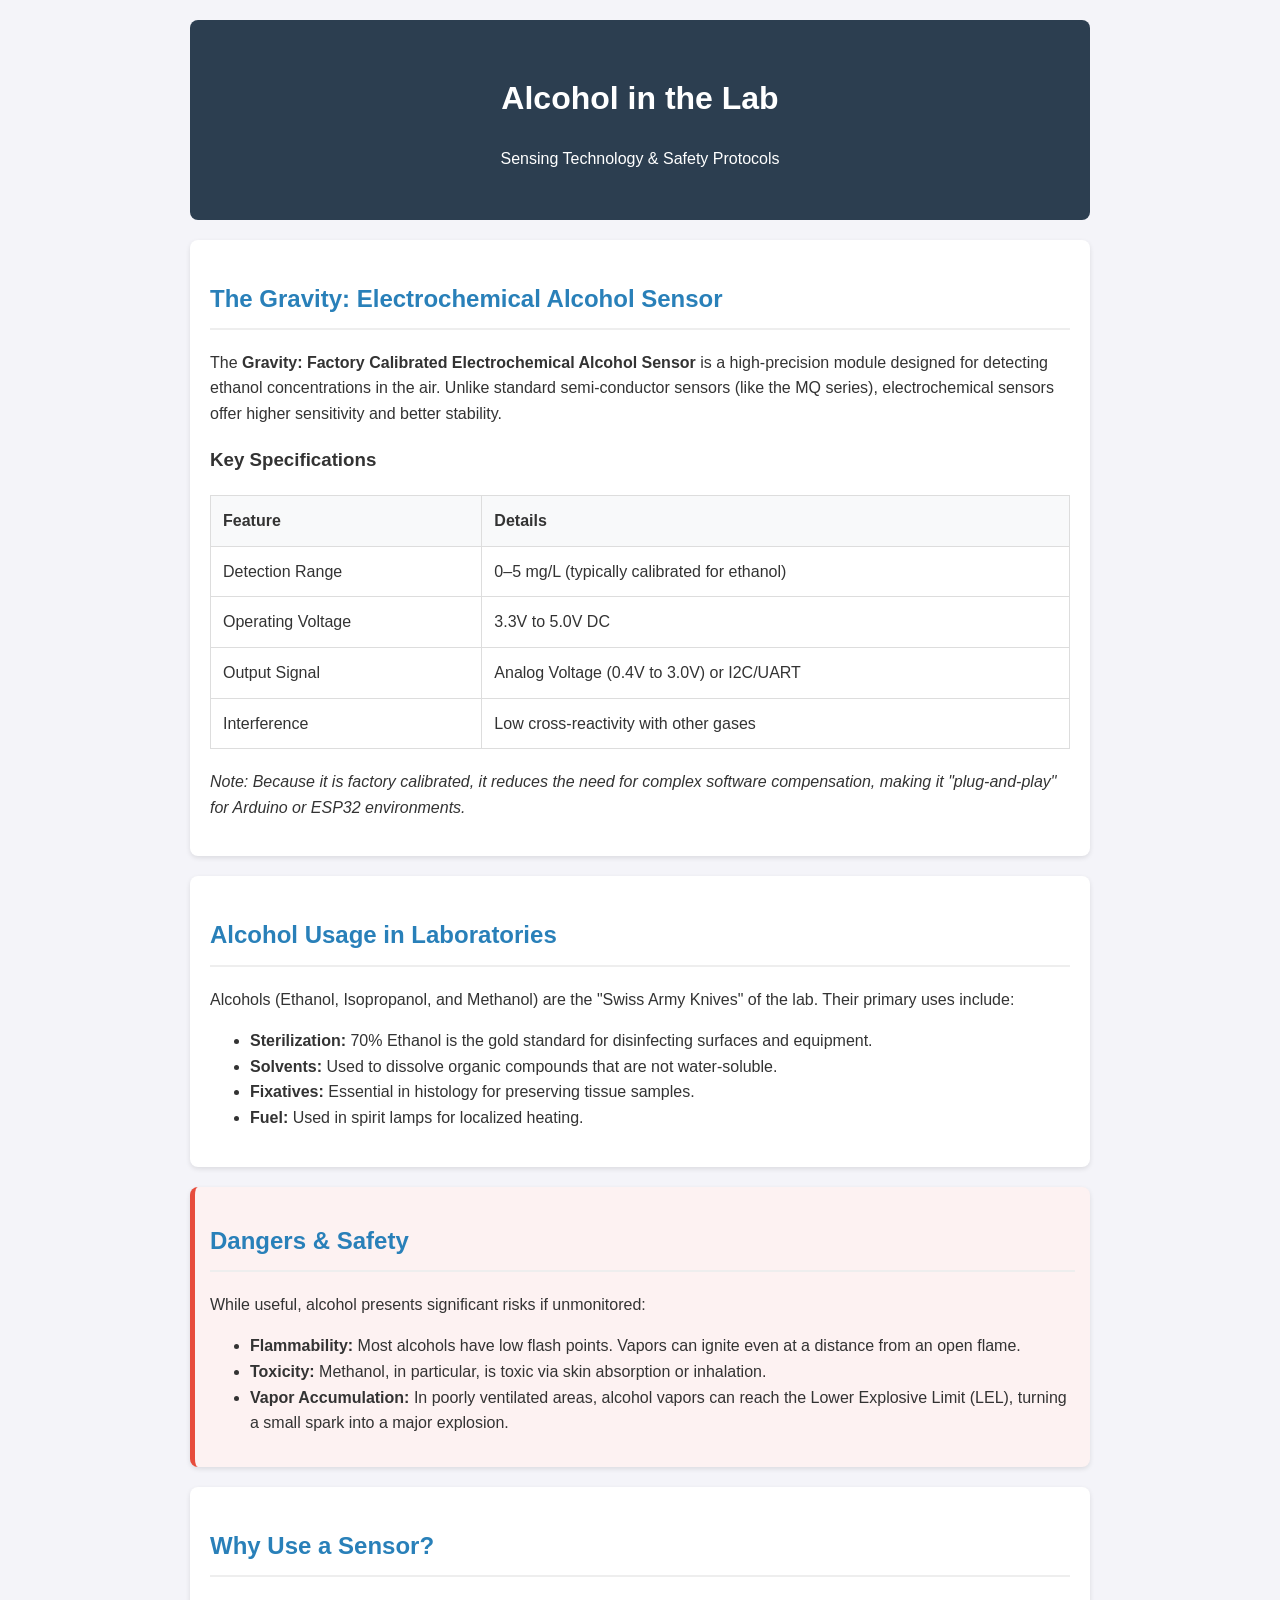
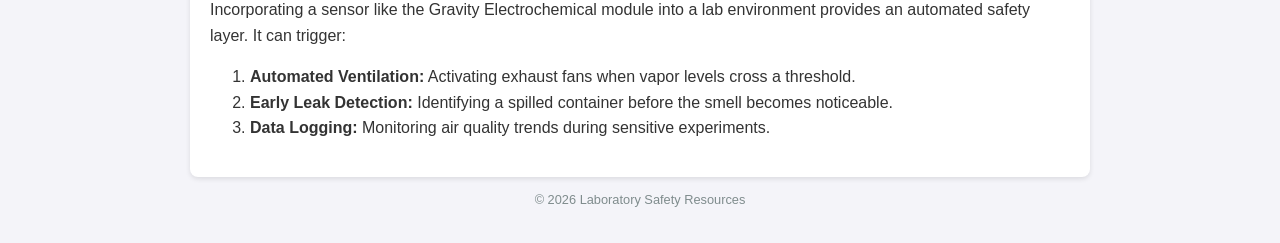
<file: ai-driven-ancillary-lab-assistant/lab_web_dashboard/experiments/gemini_alcohol_concentration.html>
<!DOCTYPE html>
<html lang="en">
<head>
    <meta charset="UTF-8">
    <meta name="viewport" content="width=device-width, initial-scale=1.0">
    <title>Lab Safety: Alcohol & Electrochemical Sensing</title>
    <style>
        body { font-family: 'Segoe UI', Tahoma, Geneva, Verdana, sans-serif; line-height: 1.6; color: #333; max-width: 900px; margin: auto; padding: 20px; background-color: #f4f4f9; }
        header { background: #2c3e50; color: white; padding: 2rem; text-align: center; border-radius: 8px; }
        section { background: white; padding: 20px; margin-top: 20px; border-radius: 8px; box-shadow: 0 2px 5px rgba(0,0,0,0.1); }
        h2 { color: #2980b9; border-bottom: 2px solid #eee; padding-bottom: 10px; }
        .spec-table { width: 100%; border-collapse: collapse; margin: 20px 0; }
        .spec-table th, .spec-table td { border: 1px solid #ddd; padding: 12px; text-align: left; }
        .spec-table th { background-color: #f8f9fa; }
        .warning { border-left: 5px solid #e74c3c; background-color: #fdf2f2; padding: 15px; }
        code { background: #eee; padding: 2px 5px; border-radius: 4px; }
    </style>
</head>
<body>

<header>
    <h1>Alcohol in the Lab</h1>
    <p>Sensing Technology & Safety Protocols</p>
</header>

<section>
    <h2>The Gravity: Electrochemical Alcohol Sensor</h2>
    <p>The <strong>Gravity: Factory Calibrated Electrochemical Alcohol Sensor</strong> is a high-precision module designed for detecting ethanol concentrations in the air. Unlike standard semi-conductor sensors (like the MQ series), electrochemical sensors offer higher sensitivity and better stability.</p>
    
    

    <h3>Key Specifications</h3>
    <table class="spec-table">
        <tr>
            <th>Feature</th>
            <th>Details</th>
        </tr>
        <tr>
            <td>Detection Range</td>
            <td>0–5 mg/L (typically calibrated for ethanol)</td>
        </tr>
        <tr>
            <td>Operating Voltage</td>
            <td>3.3V to 5.0V DC</td>
        </tr>
        <tr>
            <td>Output Signal</td>
            <td>Analog Voltage (0.4V to 3.0V) or I2C/UART</td>
        </tr>
        <tr>
            <td>Interference</td>
            <td>Low cross-reactivity with other gases</td>
        </tr>
    </table>
    <p><em>Note: Because it is factory calibrated, it reduces the need for complex software compensation, making it "plug-and-play" for Arduino or ESP32 environments.</em></p>
</section>

<section>
    <h2>Alcohol Usage in Laboratories</h2>
    <p>Alcohols (Ethanol, Isopropanol, and Methanol) are the "Swiss Army Knives" of the lab. Their primary uses include:</p>
    <ul>
        <li><strong>Sterilization:</strong> 70% Ethanol is the gold standard for disinfecting surfaces and equipment.</li>
        <li><strong>Solvents:</strong> Used to dissolve organic compounds that are not water-soluble.</li>
        <li><strong>Fixatives:</strong> Essential in histology for preserving tissue samples.</li>
        <li><strong>Fuel:</strong> Used in spirit lamps for localized heating.</li>
    </ul>
</section>

<section class="warning">
    <h2>Dangers & Safety</h2>
    <p>While useful, alcohol presents significant risks if unmonitored:</p>
    <ul>
        <li><strong>Flammability:</strong> Most alcohols have low flash points. Vapors can ignite even at a distance from an open flame.</li>
        <li><strong>Toxicity:</strong> Methanol, in particular, is toxic via skin absorption or inhalation.</li>
        <li><strong>Vapor Accumulation:</strong> In poorly ventilated areas, alcohol vapors can reach the Lower Explosive Limit (LEL), turning a small spark into a major explosion.</li>
    </ul>
</section>

<section>
    <h2>Why Use a Sensor?</h2>
    <p>Incorporating a sensor like the Gravity Electrochemical module into a lab environment provides an automated safety layer. It can trigger:</p>
    <ol>
        <li><strong>Automated Ventilation:</strong> Activating exhaust fans when vapor levels cross a threshold.</li>
        <li><strong>Early Leak Detection:</strong> Identifying a spilled container before the smell becomes noticeable.</li>
        <li><strong>Data Logging:</strong> Monitoring air quality trends during sensitive experiments.</li>
    </ol>
</section>

<footer>
    <p style="text-align: center; font-size: 0.8rem; color: #7f8c8d;">&copy; 2026 Laboratory Safety Resources</p>
</footer>

</body>
</html>
</file>
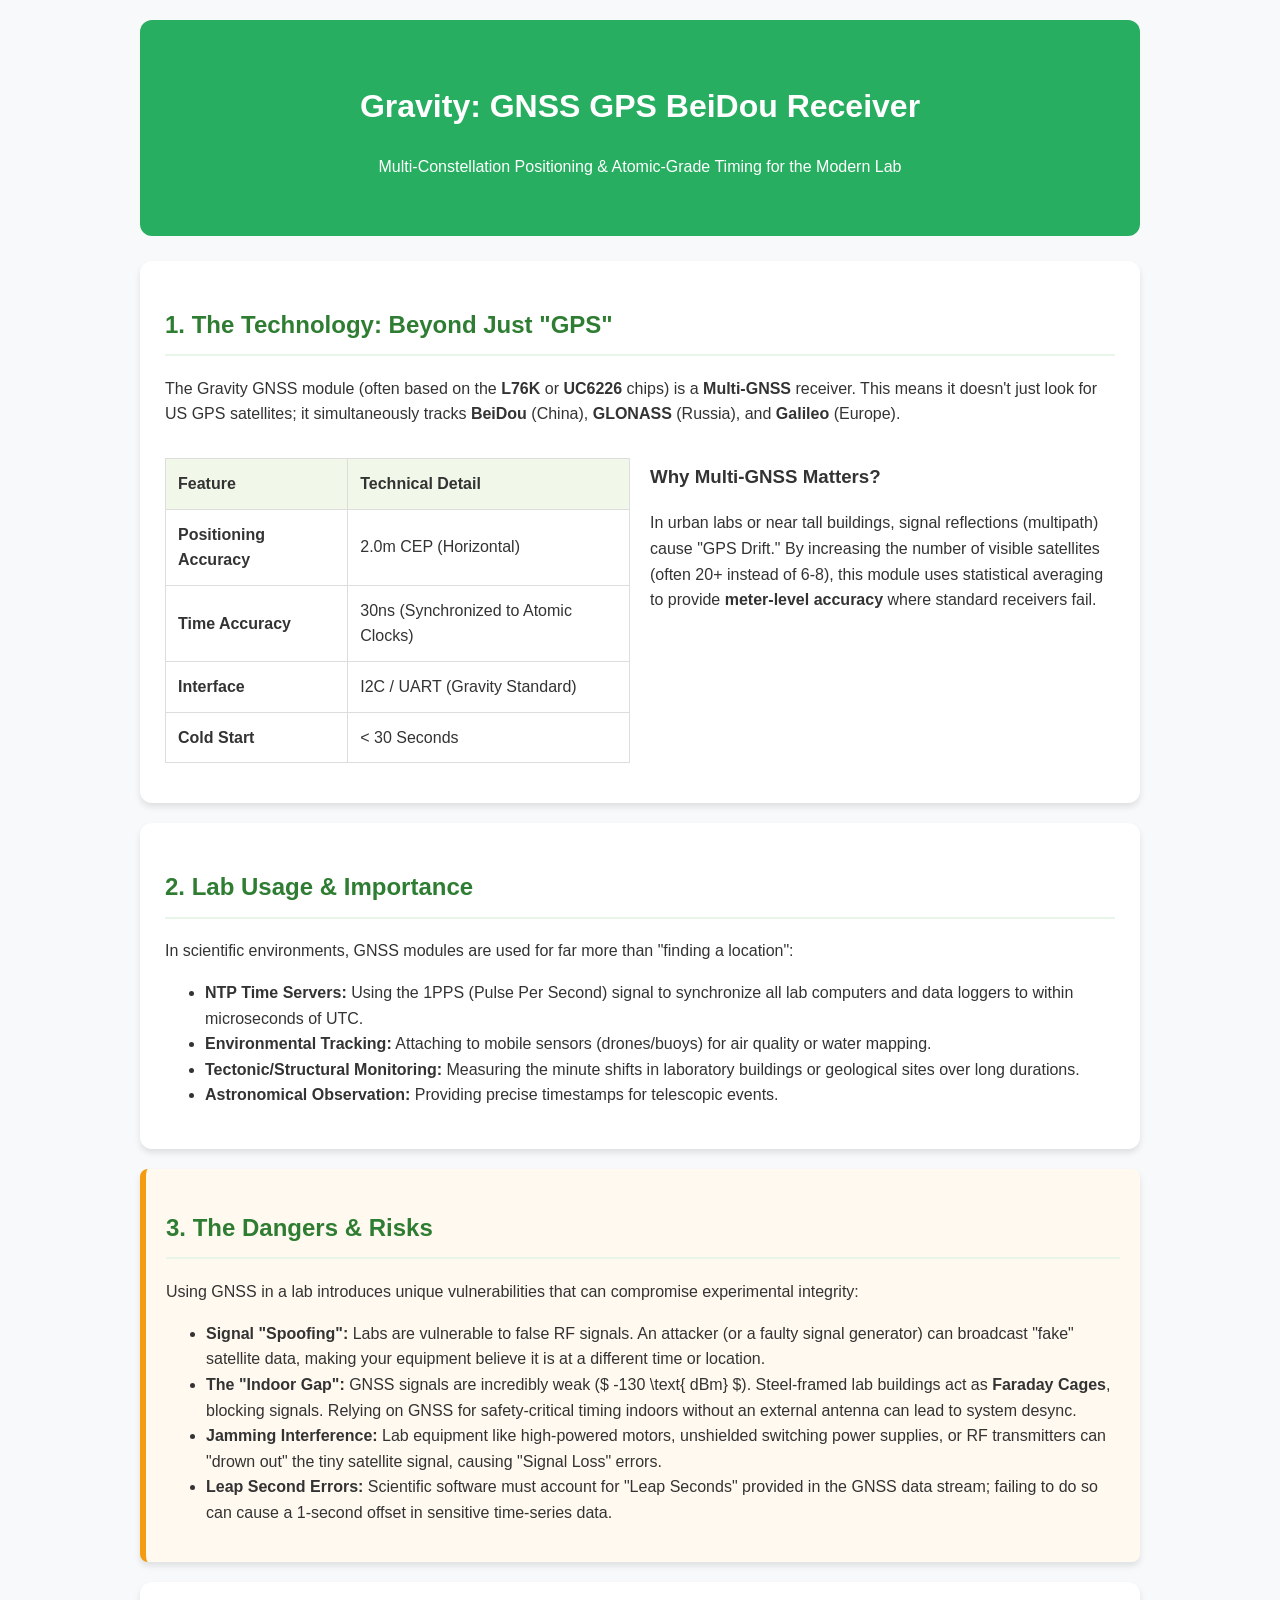
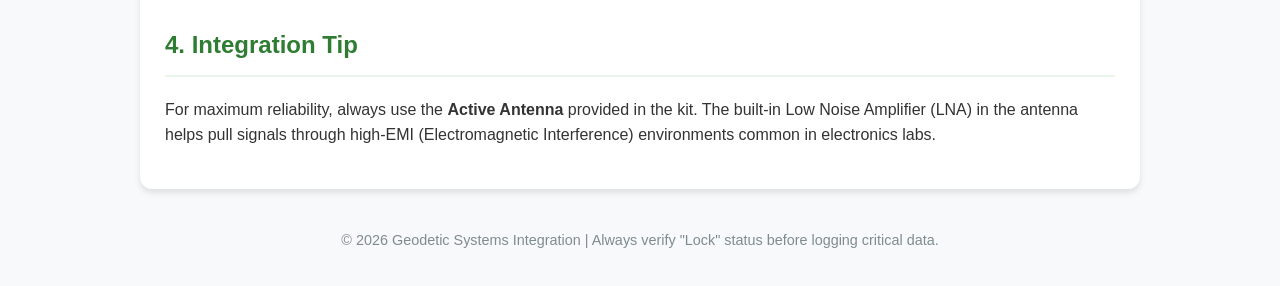
<file: ai-driven-ancillary-lab-assistant/lab_web_dashboard/experiments/gemini_gnss.html>
<!DOCTYPE html>
<html lang="en">
<head>
    <meta charset="UTF-8">
    <meta name="viewport" content="width=device-width, initial-scale=1.0">
    <title>Lab Tech: GNSS/GPS Precision & Safety</title>
    <style>
        body { font-family: 'Segoe UI', Tahoma, Geneva, Verdana, sans-serif; line-height: 1.6; color: #333; max-width: 1000px; margin: auto; padding: 20px; background-color: #f8f9fa; }
        header { background: #27ae60; color: white; padding: 2.5rem; text-align: center; border-radius: 12px; margin-bottom: 25px; }
        section { background: white; padding: 25px; margin-top: 20px; border-radius: 12px; box-shadow: 0 4px 6px rgba(0,0,0,0.1); }
        h2 { color: #2e7d32; border-bottom: 2px solid #e8f5e9; padding-bottom: 10px; }
        .grid { display: grid; grid-template-columns: 1fr 1fr; gap: 20px; }
        .spec-table { width: 100%; border-collapse: collapse; margin: 15px 0; }
        .spec-table th, .spec-table td { border: 1px solid #ddd; padding: 12px; text-align: left; }
        .spec-table th { background-color: #f1f8e9; }
        .alert { border-left: 6px solid #f39c12; background-color: #fff9f0; padding: 20px; border-radius: 8px; }
        .formula { font-family: 'Courier New', Courier, monospace; background: #eee; padding: 2px 5px; border-radius: 3px; }
        footer { text-align: center; margin-top: 40px; color: #7f8c8d; font-size: 0.9rem; }
    </style>
</head>
<body>

<header>
    <h1>Gravity: GNSS GPS BeiDou Receiver</h1>
    <p>Multi-Constellation Positioning & Atomic-Grade Timing for the Modern Lab</p>
</header>

<section>
    <h2>1. The Technology: Beyond Just "GPS"</h2>
    <p>The Gravity GNSS module (often based on the <strong>L76K</strong> or <strong>UC6226</strong> chips) is a <strong>Multi-GNSS</strong> receiver. This means it doesn't just look for US GPS satellites; it simultaneously tracks <strong>BeiDou</strong> (China), <strong>GLONASS</strong> (Russia), and <strong>Galileo</strong> (Europe).</p>
    
    

    <div class="grid">
        <table class="spec-table">
            <tr>
                <th>Feature</th>
                <th>Technical Detail</th>
            </tr>
            <tr>
                <td><strong>Positioning Accuracy</strong></td>
                <td>2.0m CEP (Horizontal)</td>
            </tr>
            <tr>
                <td><strong>Time Accuracy</strong></td>
                <td>30ns (Synchronized to Atomic Clocks)</td>
            </tr>
            <tr>
                <td><strong>Interface</strong></td>
                <td>I2C / UART (Gravity Standard)</td>
            </tr>
            <tr>
                <td><strong>Cold Start</strong></td>
                <td>< 30 Seconds</td>
            </tr>
        </table>
        <div>
            <h3>Why Multi-GNSS Matters?</h3>
            <p>In urban labs or near tall buildings, signal reflections (multipath) cause "GPS Drift." By increasing the number of visible satellites (often 20+ instead of 6-8), this module uses statistical averaging to provide <strong>meter-level accuracy</strong> where standard receivers fail.</p>
        </div>
    </div>
</section>

<section>
    <h2>2. Lab Usage & Importance</h2>
    <p>In scientific environments, GNSS modules are used for far more than "finding a location":</p>
    <ul>
        <li><strong>NTP Time Servers:</strong> Using the 1PPS (Pulse Per Second) signal to synchronize all lab computers and data loggers to within microseconds of UTC.</li>
        <li><strong>Environmental Tracking:</strong> Attaching to mobile sensors (drones/buoys) for air quality or water mapping.</li>
        <li><strong>Tectonic/Structural Monitoring:</strong> Measuring the minute shifts in laboratory buildings or geological sites over long durations.</li>
        <li><strong>Astronomical Observation:</strong> Providing precise timestamps for telescopic events.</li>
    </ul>
</section>

<section class="alert">
    <h2>3. The Dangers & Risks</h2>
    <p>Using GNSS in a lab introduces unique vulnerabilities that can compromise experimental integrity:</p>
    <ul>
        <li><strong>Signal "Spoofing":</strong> Labs are vulnerable to false RF signals. An attacker (or a faulty signal generator) can broadcast "fake" satellite data, making your equipment believe it is at a different time or location.</li>
        <li><strong>The "Indoor Gap":</strong> GNSS signals are incredibly weak ($ -130 \text{ dBm} $). Steel-framed lab buildings act as <strong>Faraday Cages</strong>, blocking signals. Relying on GNSS for safety-critical timing indoors without an external antenna can lead to system desync.</li>
        <li><strong>Jamming Interference:</strong> Lab equipment like high-powered motors, unshielded switching power supplies, or RF transmitters can "drown out" the tiny satellite signal, causing "Signal Loss" errors.</li>
        <li><strong>Leap Second Errors:</strong> Scientific software must account for "Leap Seconds" provided in the GNSS data stream; failing to do so can cause a 1-second offset in sensitive time-series data.</li>
    </ul>
</section>

<section>
    <h2>4. Integration Tip</h2>
    <p>For maximum reliability, always use the <strong>Active Antenna</strong> provided in the kit. The built-in Low Noise Amplifier (LNA) in the antenna helps pull signals through high-EMI (Electromagnetic Interference) environments common in electronics labs.</p>
</section>

<footer>
    <p>&copy; 2026 Geodetic Systems Integration | Always verify "Lock" status before logging critical data.</p>
</footer>

</body>
</html>
</file>
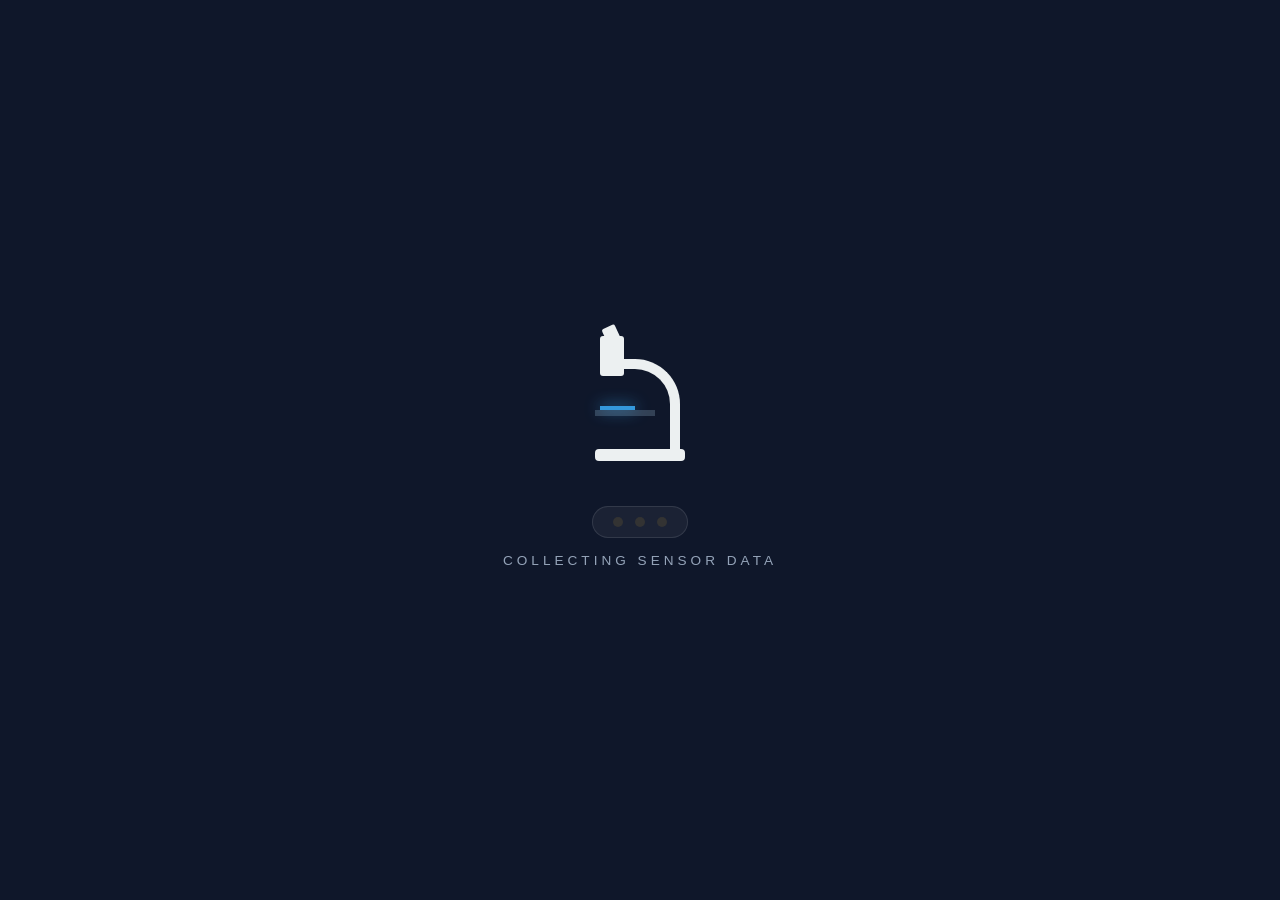
<file: ai-driven-ancillary-lab-assistant/lab_web_dashboard/experiments/gemini_home.html>
<!DOCTYPE html>
<html lang="en">
<head>
    <meta charset="UTF-8">
    <meta name="viewport" content="width=device-width, initial-scale=1.0">
    <title>Lab Analysis - LED Interface</title>
    <style>
        :root {
            --micro-color: #ecf0f1;
            --accent-blue: #3498db;
            --led-green: #2ecc71;
            --led-amber: #f1c40f;
            --bg-color: #0f172a; /* Deep lab navy */
        }

        body {
            background-color: var(--bg-color);
            display: flex;
            flex-direction: column;
            justify-content: center;
            align-items: center;
            height: 100vh;
            margin: 0;
            font-family: 'Segoe UI', Roboto, sans-serif;
            color: var(--micro-color);
        }

        .microscope-wrapper {
            position: relative;
            width: 100px;
            height: 140px;
            margin-bottom: 20px;
        }

        /* Microscope Body */
        .base {
            position: absolute;
            bottom: 0;
            width: 90px;
            height: 12px;
            background: var(--micro-color);
            border-radius: 4px;
            left: 50%;
            transform: translateX(-50%);
        }

        .arm {
            position: absolute;
            bottom: 12px;
            right: 10px;
            width: 50px;
            height: 80px;
            border: 10px solid var(--micro-color);
            border-left: none;
            border-bottom: none;
            border-radius: 0 45px 0 0;
        }

        .lens-assembly {
            position: absolute;
            top: 15px;
            left: 10px;
            width: 24px;
            height: 40px;
            background: var(--micro-color);
            border-radius: 3px;
            animation: focus 2.5s infinite ease-in-out;
        }

        .eyepiece {
            position: absolute;
            top: -10px;
            left: 5px;
            width: 14px;
            height: 20px;
            background: var(--micro-color);
            transform: rotate(-25deg);
            border-radius: 2px;
        }

        .stage {
            position: absolute;
            bottom: 45px;
            left: 5px;
            width: 60px;
            height: 6px;
            background: #334155;
        }

        /* Scanning Slide */
        .slide {
            position: absolute;
            bottom: 51px;
            left: 10px;
            width: 35px;
            height: 4px;
            background: var(--accent-blue);
            box-shadow: 0 0 15px var(--accent-blue);
            animation: scan 2s infinite ease-in-out;
        }

        /* LED Panel Styling */
        .led-panel {
            display: flex;
            gap: 12px;
            margin-top: 25px;
            padding: 10px 20px;
            background: rgba(255, 255, 255, 0.05);
            border-radius: 20px;
            border: 1px solid rgba(255, 255, 255, 0.1);
        }

        .led {
            width: 10px;
            height: 10px;
            border-radius: 50%;
            background: #333;
        }

        .led-green { animation: blink-green 1s infinite; }
        .led-blue { animation: blink-blue 1.4s infinite; }
        .led-amber { animation: blink-amber 0.8s infinite; }

        /* Animations */
        @keyframes focus {
            0%, 100% { transform: translateY(0); }
            50% { transform: translateY(10px); }
        }

        @keyframes scan {
            0%, 100% { transform: translateX(0); opacity: 0.6; }
            50% { transform: translateX(20px); opacity: 1; }
        }

        @keyframes blink-green {
            0%, 100% { background: #14532d; box-shadow: none; }
            50% { background: var(--led-green); box-shadow: 0 0 10px var(--led-green); }
        }

        @keyframes blink-blue {
            0%, 100% { background: #1e3a8a; box-shadow: none; }
            50% { background: var(--accent-blue); box-shadow: 0 0 10px var(--accent-blue); }
        }

        @keyframes blink-amber {
            0%, 100% { background: #78350f; box-shadow: none; }
            50% { background: var(--led-amber); box-shadow: 0 0 10px var(--led-amber); }
        }

        h2 {
            font-weight: 300;
            font-size: 0.85rem;
            letter-spacing: 4px;
            text-transform: uppercase;
            margin-top: 15px;
            color: #94a3b8;
        }
    </style>
</head>
<body>

    <div class="microscope-wrapper">
        <div class="base"></div>
        <div class="arm"></div>
        <div class="stage"></div>
        <div class="slide"></div>
        <div class="lens-assembly">
            <div class="eyepiece"></div>
        </div>
    </div>

    <div class="led-panel">
        <div class="led led-green"></div>
        <div class="led led-blue"></div>
        <div class="led led-amber"></div>
    </div>

    <h2>Collecting Sensor Data</h2>

</body>
</html>
</file>
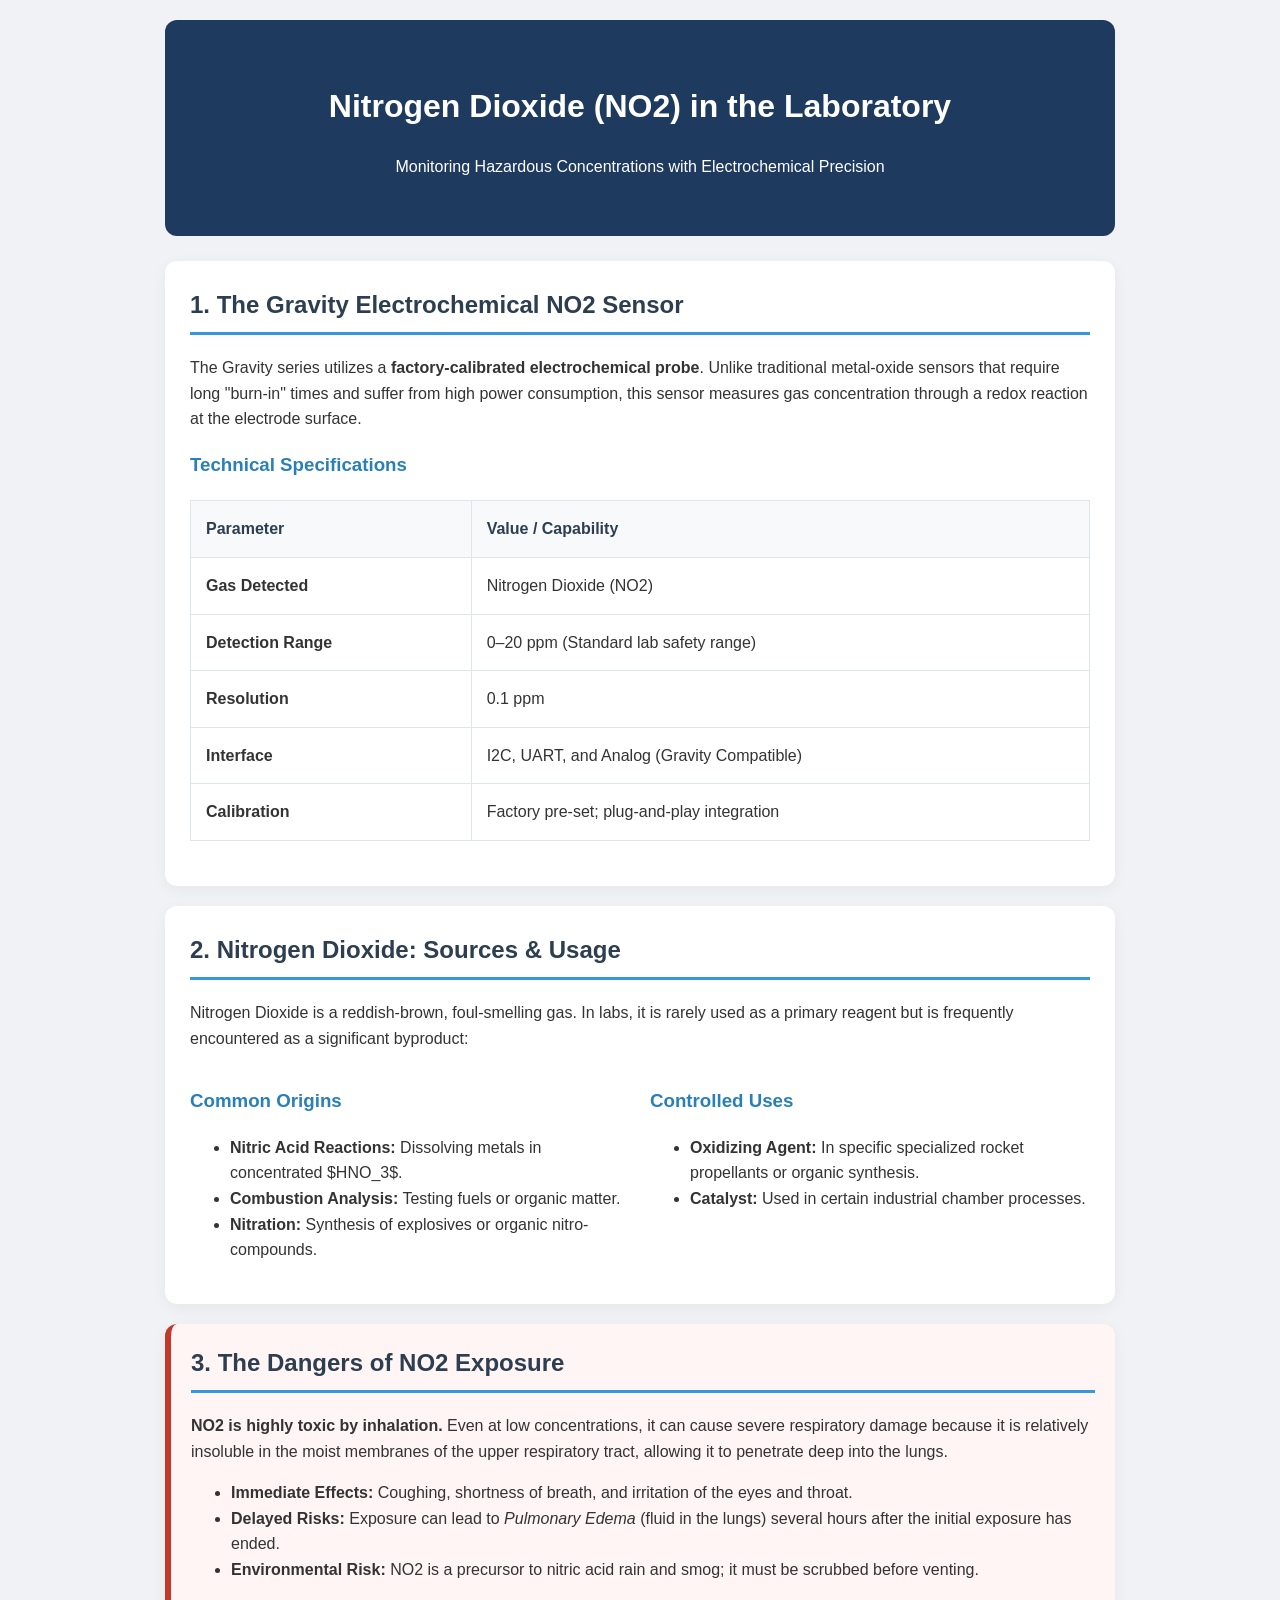
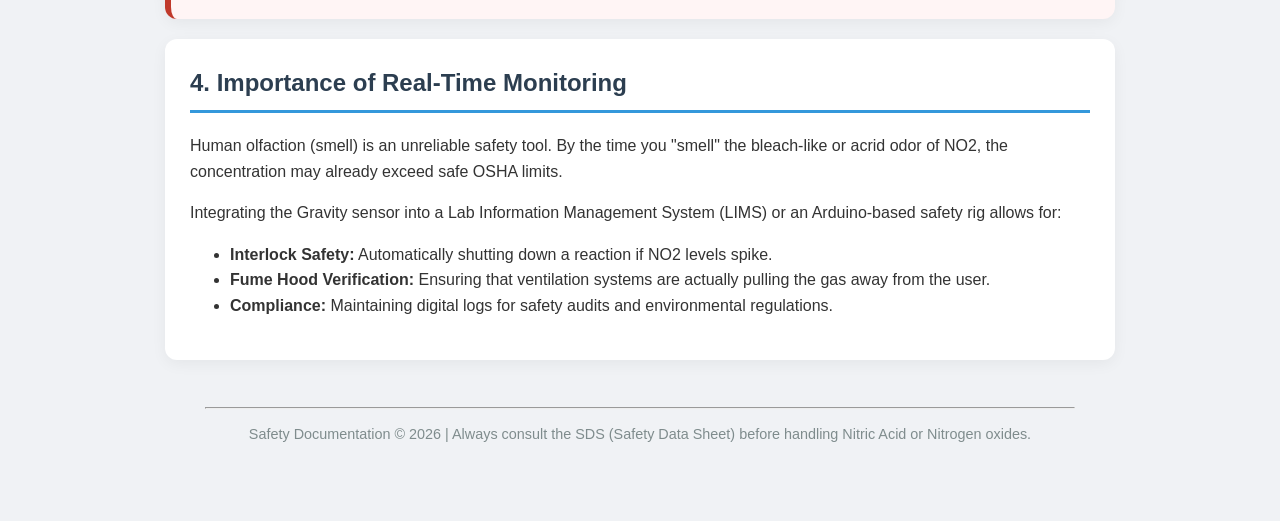
<file: ai-driven-ancillary-lab-assistant/lab_web_dashboard/experiments/gemini_no2.html>
<!DOCTYPE html>
<html lang="en">
<head>
    <meta charset="UTF-8">
    <meta name="viewport" content="width=device-width, initial-scale=1.0">
    <title>Lab Safety: NO2 Sensing & Protocol</title>
    <style>
        body { font-family: 'Segoe UI', Tahoma, Geneva, Verdana, sans-serif; line-height: 1.6; color: #333; max-width: 950px; margin: auto; padding: 20px; background-color: #f0f2f5; }
        header { background: #1e3a5f; color: white; padding: 2.5rem; text-align: center; border-radius: 12px; margin-bottom: 25px; }
        section { background: white; padding: 25px; margin-top: 20px; border-radius: 12px; box-shadow: 0 4px 15px rgba(0,0,0,0.05); }
        h2 { color: #2c3e50; border-bottom: 3px solid #3498db; padding-bottom: 8px; margin-top: 0; }
        h3 { color: #2980b9; }
        .spec-table { width: 100%; border-collapse: collapse; margin: 20px 0; background: #fff; }
        .spec-table th, .spec-table td { border: 1px solid #dfe6e9; padding: 15px; text-align: left; }
        .spec-table th { background-color: #f8f9fa; color: #2c3e50; }
        .danger-box { border-left: 6px solid #c0392b; background-color: #fff5f5; padding: 20px; margin: 20px 0; }
        .usage-grid { display: grid; grid-template-columns: 1fr 1fr; gap: 20px; }
        .footer { text-align: center; padding: 40px; color: #7f8c8d; font-size: 0.9rem; }
        .formula { font-family: "Courier New", Courier, monospace; font-weight: bold; background: #eee; padding: 2px 4px; }
    </style>
</head>
<body>

<header>
    <h1>Nitrogen Dioxide (NO2) in the Laboratory</h1>
    <p>Monitoring Hazardous Concentrations with Electrochemical Precision</p>
</header>

<section>
    <h2>1. The Gravity Electrochemical NO2 Sensor</h2>
    <p>The Gravity series utilizes a <strong>factory-calibrated electrochemical probe</strong>. Unlike traditional metal-oxide sensors that require long "burn-in" times and suffer from high power consumption, this sensor measures gas concentration through a redox reaction at the electrode surface.</p>
    
    

    <h3>Technical Specifications</h3>
    <table class="spec-table">
        <tr>
            <th>Parameter</th>
            <th>Value / Capability</th>
        </tr>
        <tr>
            <td><strong>Gas Detected</strong></td>
            <td>Nitrogen Dioxide (NO2)</td>
        </tr>
        <tr>
            <td><strong>Detection Range</strong></td>
            <td>0–20 ppm (Standard lab safety range)</td>
        </tr>
        <tr>
            <td><strong>Resolution</strong></td>
            <td>0.1 ppm</td>
        </tr>
        <tr>
            <td><strong>Interface</strong></td>
            <td>I2C, UART, and Analog (Gravity Compatible)</td>
        </tr>
        <tr>
            <td><strong>Calibration</strong></td>
            <td>Factory pre-set; plug-and-play integration</td>
        </tr>
    </table>
</section>

<section>
    <h2>2. Nitrogen Dioxide: Sources & Usage</h2>
    <p>Nitrogen Dioxide is a reddish-brown, foul-smelling gas. In labs, it is rarely used as a primary reagent but is frequently encountered as a significant byproduct:</p>
    <div class="usage-grid">
        <div>
            <h3>Common Origins</h3>
            <ul>
                <li><strong>Nitric Acid Reactions:</strong> Dissolving metals in concentrated $HNO_3$.</li>
                <li><strong>Combustion Analysis:</strong> Testing fuels or organic matter.</li>
                <li><strong>Nitration:</strong> Synthesis of explosives or organic nitro-compounds.</li>
            </ul>
        </div>
        <div>
            <h3>Controlled Uses</h3>
            <ul>
                <li><strong>Oxidizing Agent:</strong> In specific specialized rocket propellants or organic synthesis.</li>
                <li><strong>Catalyst:</strong> Used in certain industrial chamber processes.</li>
            </ul>
        </div>
    </div>
</section>

<section class="danger-box">
    <h2>3. The Dangers of NO2 Exposure</h2>
    <p><strong>NO2 is highly toxic by inhalation.</strong> Even at low concentrations, it can cause severe respiratory damage because it is relatively insoluble in the moist membranes of the upper respiratory tract, allowing it to penetrate deep into the lungs.</p>
    <ul>
        <li><strong>Immediate Effects:</strong> Coughing, shortness of breath, and irritation of the eyes and throat.</li>
        <li><strong>Delayed Risks:</strong> Exposure can lead to <em>Pulmonary Edema</em> (fluid in the lungs) several hours after the initial exposure has ended.</li>
        <li><strong>Environmental Risk:</strong> NO2 is a precursor to nitric acid rain and smog; it must be scrubbed before venting.</li>
    </ul>
</section>

<section>
    <h2>4. Importance of Real-Time Monitoring</h2>
    <p>Human olfaction (smell) is an unreliable safety tool. By the time you "smell" the bleach-like or acrid odor of NO2, the concentration may already exceed safe OSHA limits.</p>
    <p>Integrating the Gravity sensor into a Lab Information Management System (LIMS) or an Arduino-based safety rig allows for:</p>
    <ul>
        <li><strong>Interlock Safety:</strong> Automatically shutting down a reaction if NO2 levels spike.</li>
        <li><strong>Fume Hood Verification:</strong> Ensuring that ventilation systems are actually pulling the gas away from the user.</li>
        <li><strong>Compliance:</strong> Maintaining digital logs for safety audits and environmental regulations.</li>
    </ul>
</section>

<div class="footer">
    <hr>
    <p>Safety Documentation &copy; 2026 | Always consult the SDS (Safety Data Sheet) before handling Nitric Acid or Nitrogen oxides.</p>
</div>

</body>
</html>
</file>
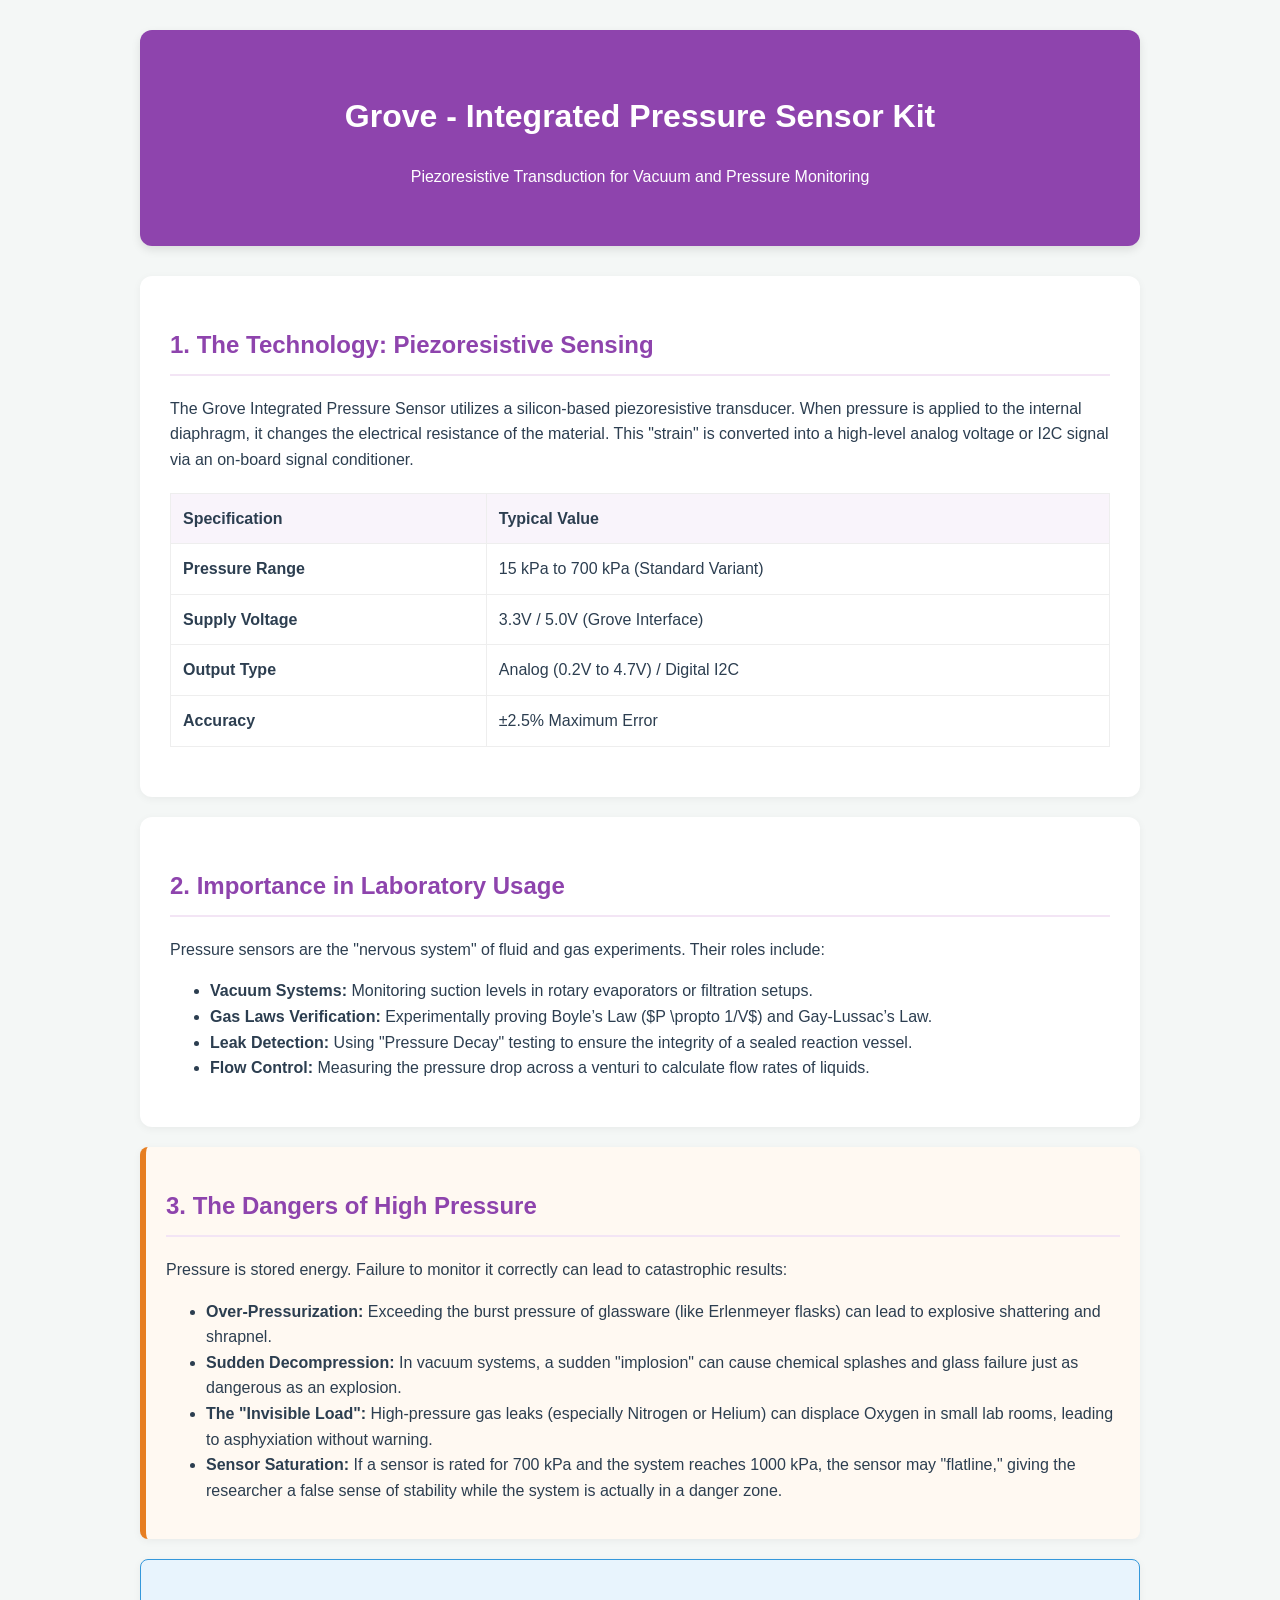
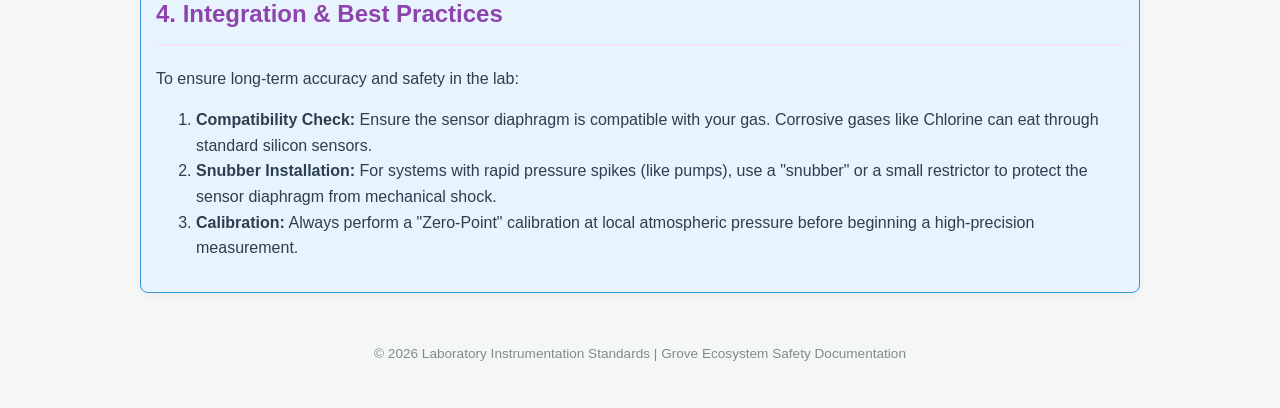
<file: ai-driven-ancillary-lab-assistant/lab_web_dashboard/experiments/gemini_pressure.html>
<!DOCTYPE html>
<html lang="en">
<head>
    <meta charset="UTF-8">
    <meta name="viewport" content="width=device-width, initial-scale=1.0">
    <title>Lab Safety: Grove Pressure Sensing & Protocol</title>
    <style>
        body { font-family: 'Segoe UI', Arial, sans-serif; line-height: 1.6; color: #2c3e50; max-width: 1000px; margin: auto; padding: 30px; background-color: #f4f7f6; }
        header { background: #8e44ad; color: white; padding: 2.5rem; text-align: center; border-radius: 12px; margin-bottom: 30px; box-shadow: 0 4px 10px rgba(0,0,0,0.1); }
        section { background: white; padding: 30px; margin-top: 20px; border-radius: 12px; box-shadow: 0 2px 8px rgba(0,0,0,0.05); }
        h2 { color: #8e44ad; border-bottom: 2px solid #f3e5f5; padding-bottom: 10px; }
        .spec-container { display: flex; flex-wrap: wrap; gap: 20px; margin: 20px 0; }
        .spec-table { flex: 1; border-collapse: collapse; min-width: 300px; }
        .spec-table th, .spec-table td { border: 1px solid #eee; padding: 12px; text-align: left; }
        .spec-table th { background-color: #f9f4fb; }
        .danger-card { border-left: 6px solid #e67e22; background-color: #fff9f2; padding: 20px; border-radius: 8px; margin: 20px 0; }
        .info-box { background-color: #e8f4fd; border-radius: 8px; padding: 15px; border: 1px solid #3498db; }
        footer { text-align: center; margin-top: 50px; color: #7f8c8d; font-size: 0.85rem; }
    </style>
</head>
<body>

<header>
    <h1>Grove - Integrated Pressure Sensor Kit</h1>
    <p>Piezoresistive Transduction for Vacuum and Pressure Monitoring</p>
</header>

<section>
    <h2>1. The Technology: Piezoresistive Sensing</h2>
    <p>The Grove Integrated Pressure Sensor utilizes a silicon-based piezoresistive transducer. When pressure is applied to the internal diaphragm, it changes the electrical resistance of the material. This "strain" is converted into a high-level analog voltage or I2C signal via an on-board signal conditioner.</p>

    

    <div class="spec-container">
        <table class="spec-table">
            <tr>
                <th>Specification</th>
                <th>Typical Value</th>
            </tr>
            <tr>
                <td><strong>Pressure Range</strong></td>
                <td>15 kPa to 700 kPa (Standard Variant)</td>
            </tr>
            <tr>
                <td><strong>Supply Voltage</strong></td>
                <td>3.3V / 5.0V (Grove Interface)</td>
            </tr>
            <tr>
                <td><strong>Output Type</strong></td>
                <td>Analog (0.2V to 4.7V) / Digital I2C</td>
            </tr>
            <tr>
                <td><strong>Accuracy</strong></td>
                <td>±2.5% Maximum Error</td>
            </tr>
        </table>
    </div>
</section>

<section>
    <h2>2. Importance in Laboratory Usage</h2>
    <p>Pressure sensors are the "nervous system" of fluid and gas experiments. Their roles include:</p>
    <ul>
        <li><strong>Vacuum Systems:</strong> Monitoring suction levels in rotary evaporators or filtration setups.</li>
        <li><strong>Gas Laws Verification:</strong> Experimentally proving Boyle’s Law ($P \propto 1/V$) and Gay-Lussac’s Law.</li>
        <li><strong>Leak Detection:</strong> Using "Pressure Decay" testing to ensure the integrity of a sealed reaction vessel.</li>
        <li><strong>Flow Control:</strong> Measuring the pressure drop across a venturi to calculate flow rates of liquids.</li>
    </ul>
</section>

<section class="danger-card">
    <h2>3. The Dangers of High Pressure</h2>
    <p>Pressure is stored energy. Failure to monitor it correctly can lead to catastrophic results:</p>
    <ul>
        <li><strong>Over-Pressurization:</strong> Exceeding the burst pressure of glassware (like Erlenmeyer flasks) can lead to explosive shattering and shrapnel.</li>
        <li><strong>Sudden Decompression:</strong> In vacuum systems, a sudden "implosion" can cause chemical splashes and glass failure just as dangerous as an explosion.</li>
        <li><strong>The "Invisible Load":</strong> High-pressure gas leaks (especially Nitrogen or Helium) can displace Oxygen in small lab rooms, leading to asphyxiation without warning.</li>
        <li><strong>Sensor Saturation:</strong> If a sensor is rated for 700 kPa and the system reaches 1000 kPa, the sensor may "flatline," giving the researcher a false sense of stability while the system is actually in a danger zone.</li>
    </ul>
</section>

<section class="info-box">
    <h2>4. Integration & Best Practices</h2>
    <p>To ensure long-term accuracy and safety in the lab:</p>
    <ol>
        <li><strong>Compatibility Check:</strong> Ensure the sensor diaphragm is compatible with your gas. Corrosive gases like Chlorine can eat through standard silicon sensors.</li>
        <li><strong>Snubber Installation:</strong> For systems with rapid pressure spikes (like pumps), use a "snubber" or a small restrictor to protect the sensor diaphragm from mechanical shock.</li>
        <li><strong>Calibration:</strong> Always perform a "Zero-Point" calibration at local atmospheric pressure before beginning a high-precision measurement.</li>
    </ol>
</section>

<footer>
    <p>&copy; 2026 Laboratory Instrumentation Standards | Grove Ecosystem Safety Documentation</p>
</footer>

</body>
</html>
</file>
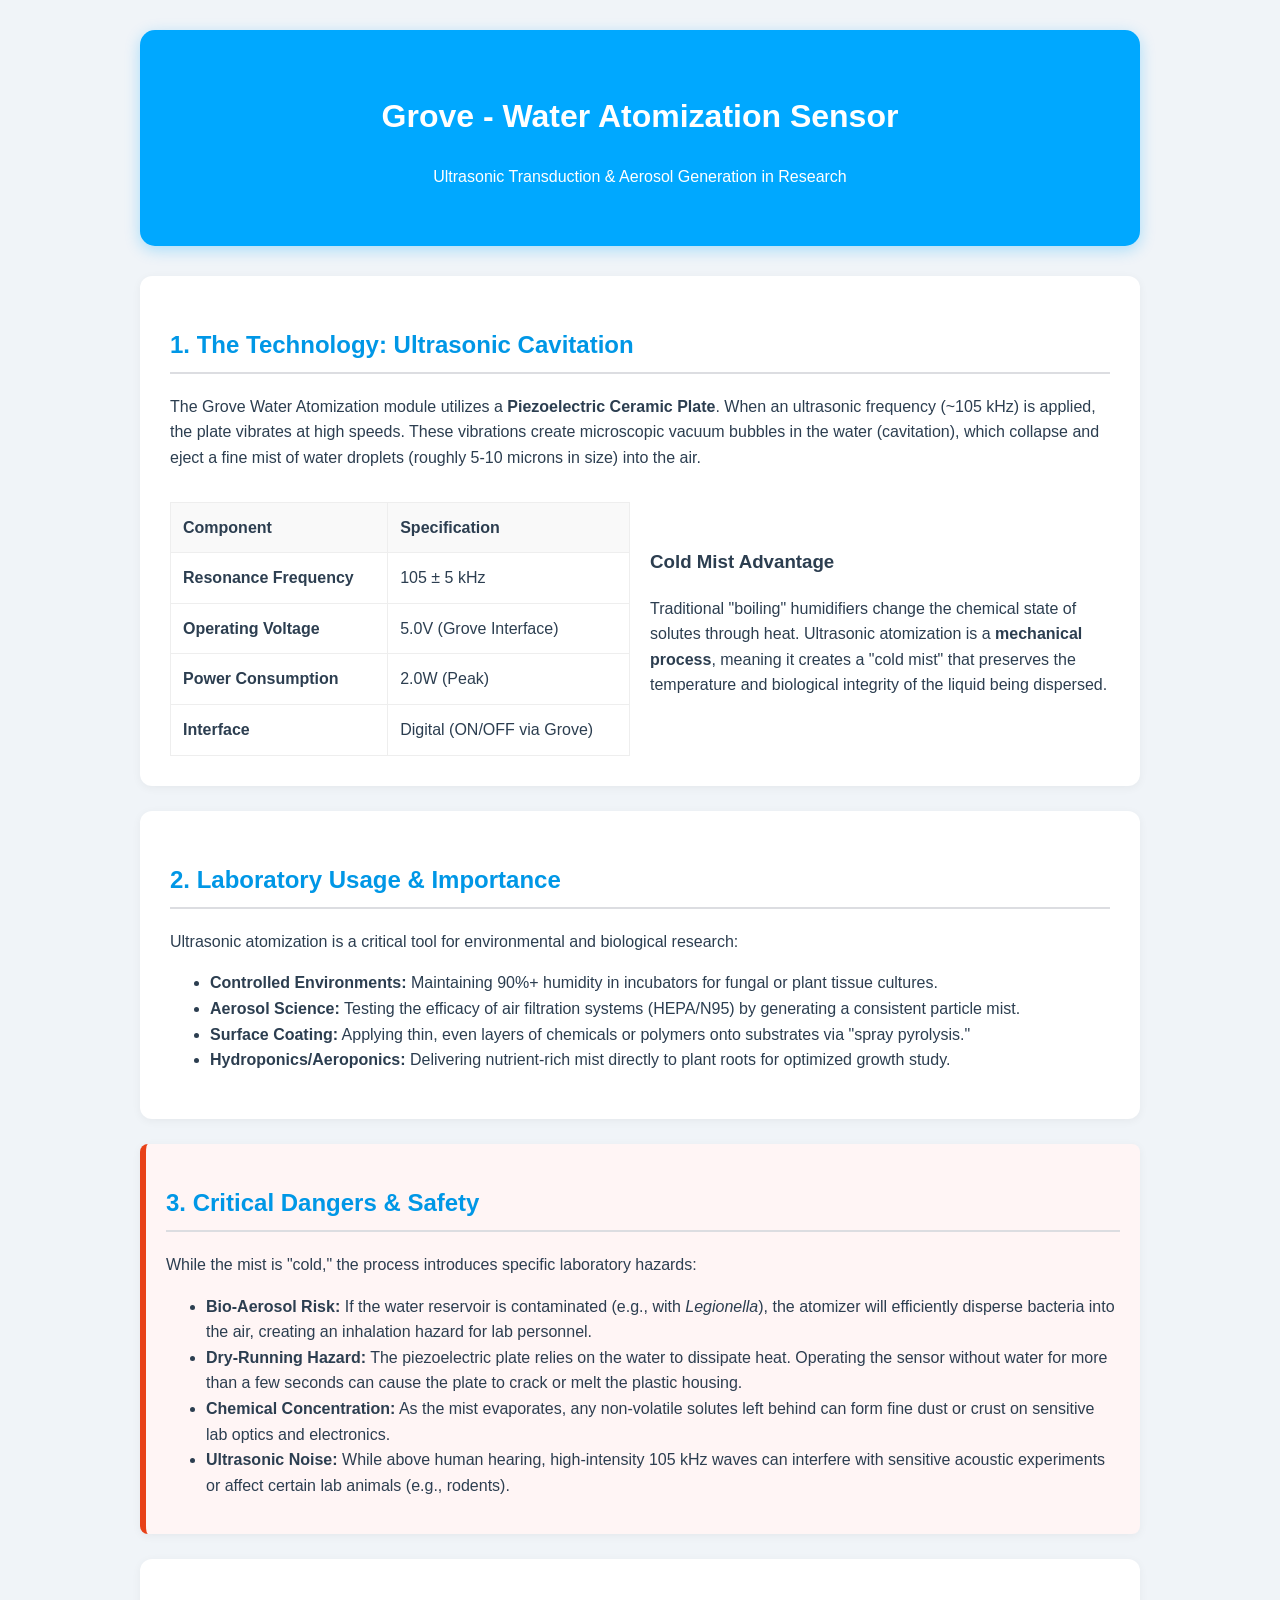
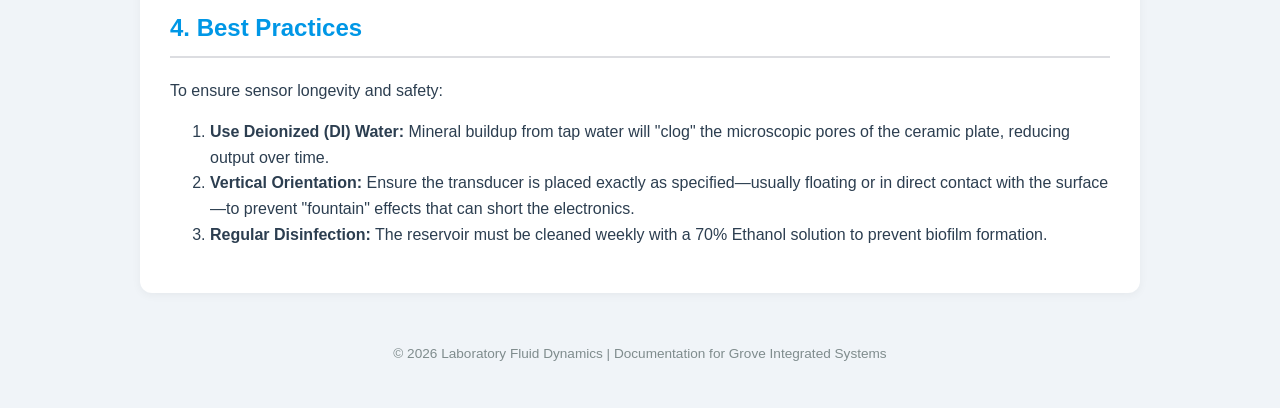
<file: ai-driven-ancillary-lab-assistant/lab_web_dashboard/experiments/gemini_water.html>
<!DOCTYPE html>
<html lang="en">
<head>
    <meta charset="UTF-8">
    <meta name="viewport" content="width=device-width, initial-scale=1.0">
    <title>Lab Tech: Ultrasonic Water Atomization & Safety</title>
    <style>
        body { font-family: 'Segoe UI', Tahoma, Geneva, Verdana, sans-serif; line-height: 1.6; color: #2c3e50; max-width: 1000px; margin: auto; padding: 30px; background-color: #f0f4f8; }
        header { background: #00a8ff; color: white; padding: 2.5rem; text-align: center; border-radius: 15px; margin-bottom: 30px; box-shadow: 0 4px 15px rgba(0,168,255,0.3); }
        section { background: white; padding: 30px; margin-top: 25px; border-radius: 12px; box-shadow: 0 2px 10px rgba(0,0,0,0.05); }
        h2 { color: #0097e6; border-bottom: 2px solid #dcdde1; padding-bottom: 8px; }
        .tech-grid { display: grid; grid-template-columns: 1fr 1fr; gap: 20px; align-items: center; }
        .spec-table { width: 100%; border-collapse: collapse; margin-top: 15px; }
        .spec-table th, .spec-table td { border: 1px solid #eee; padding: 12px; text-align: left; }
        .spec-table th { background-color: #f9f9f9; }
        .danger-box { border-left: 6px solid #e84118; background-color: #fff5f5; padding: 20px; border-radius: 8px; }
        .formula { font-family: 'Courier New', monospace; font-weight: bold; color: #c23616; }
        footer { text-align: center; margin-top: 50px; color: #7f8c8d; font-size: 0.85rem; }
    </style>
</head>
<body>

<header>
    <h1>Grove - Water Atomization Sensor</h1>
    <p>Ultrasonic Transduction & Aerosol Generation in Research</p>
</header>

<section>
    <h2>1. The Technology: Ultrasonic Cavitation</h2>
    <p>The Grove Water Atomization module utilizes a <strong>Piezoelectric Ceramic Plate</strong>. When an ultrasonic frequency (~105 kHz) is applied, the plate vibrates at high speeds. These vibrations create microscopic vacuum bubbles in the water (cavitation), which collapse and eject a fine mist of water droplets (roughly 5-10 microns in size) into the air.</p>
    
    

    <div class="tech-grid">
        <table class="spec-table">
            <tr>
                <th>Component</th>
                <th>Specification</th>
            </tr>
            <tr>
                <td><strong>Resonance Frequency</strong></td>
                <td>105 ± 5 kHz</td>
            </tr>
            <tr>
                <td><strong>Operating Voltage</strong></td>
                <td>5.0V (Grove Interface)</td>
            </tr>
            <tr>
                <td><strong>Power Consumption</strong></td>
                <td>2.0W (Peak)</td>
            </tr>
            <tr>
                <td><strong>Interface</strong></td>
                <td>Digital (ON/OFF via Grove)</td>
            </tr>
        </table>
        <div>
            <h3>Cold Mist Advantage</h3>
            <p>Traditional "boiling" humidifiers change the chemical state of solutes through heat. Ultrasonic atomization is a <strong>mechanical process</strong>, meaning it creates a "cold mist" that preserves the temperature and biological integrity of the liquid being dispersed.</p>
        </div>
    </div>
</section>

<section>
    <h2>2. Laboratory Usage & Importance</h2>
    <p>Ultrasonic atomization is a critical tool for environmental and biological research:</p>
    <ul>
        <li><strong>Controlled Environments:</strong> Maintaining 90%+ humidity in incubators for fungal or plant tissue cultures.</li>
        <li><strong>Aerosol Science:</strong> Testing the efficacy of air filtration systems (HEPA/N95) by generating a consistent particle mist.</li>
        <li><strong>Surface Coating:</strong> Applying thin, even layers of chemicals or polymers onto substrates via "spray pyrolysis."</li>
        <li><strong>Hydroponics/Aeroponics:</strong> Delivering nutrient-rich mist directly to plant roots for optimized growth study.</li>
    </ul>
</section>

<section class="danger-box">
    <h2>3. Critical Dangers & Safety</h2>
    <p>While the mist is "cold," the process introduces specific laboratory hazards:</p>
    <ul>
        <li><strong>Bio-Aerosol Risk:</strong> If the water reservoir is contaminated (e.g., with <em>Legionella</em>), the atomizer will efficiently disperse bacteria into the air, creating an inhalation hazard for lab personnel.</li>
        <li><strong>Dry-Running Hazard:</strong> The piezoelectric plate relies on the water to dissipate heat. Operating the sensor without water for more than a few seconds can cause the plate to crack or melt the plastic housing.</li>
        <li><strong>Chemical Concentration:</strong> As the mist evaporates, any non-volatile solutes left behind can form fine dust or crust on sensitive lab optics and electronics.</li>
        <li><strong>Ultrasonic Noise:</strong> While above human hearing, high-intensity 105 kHz waves can interfere with sensitive acoustic experiments or affect certain lab animals (e.g., rodents).</li>
    </ul>
</section>

<section>
    <h2>4. Best Practices</h2>
    <p>To ensure sensor longevity and safety:</p>
    <ol>
        <li><strong>Use Deionized (DI) Water:</strong> Mineral buildup from tap water will "clog" the microscopic pores of the ceramic plate, reducing output over time.</li>
        <li><strong>Vertical Orientation:</strong> Ensure the transducer is placed exactly as specified—usually floating or in direct contact with the surface—to prevent "fountain" effects that can short the electronics.</li>
        <li><strong>Regular Disinfection:</strong> The reservoir must be cleaned weekly with a 70% Ethanol solution to prevent biofilm formation.</li>
    </ol>
</section>

<footer>
    <p>&copy; 2026 Laboratory Fluid Dynamics | Documentation for Grove Integrated Systems</p>
</footer>

</body>
</html>
</file>
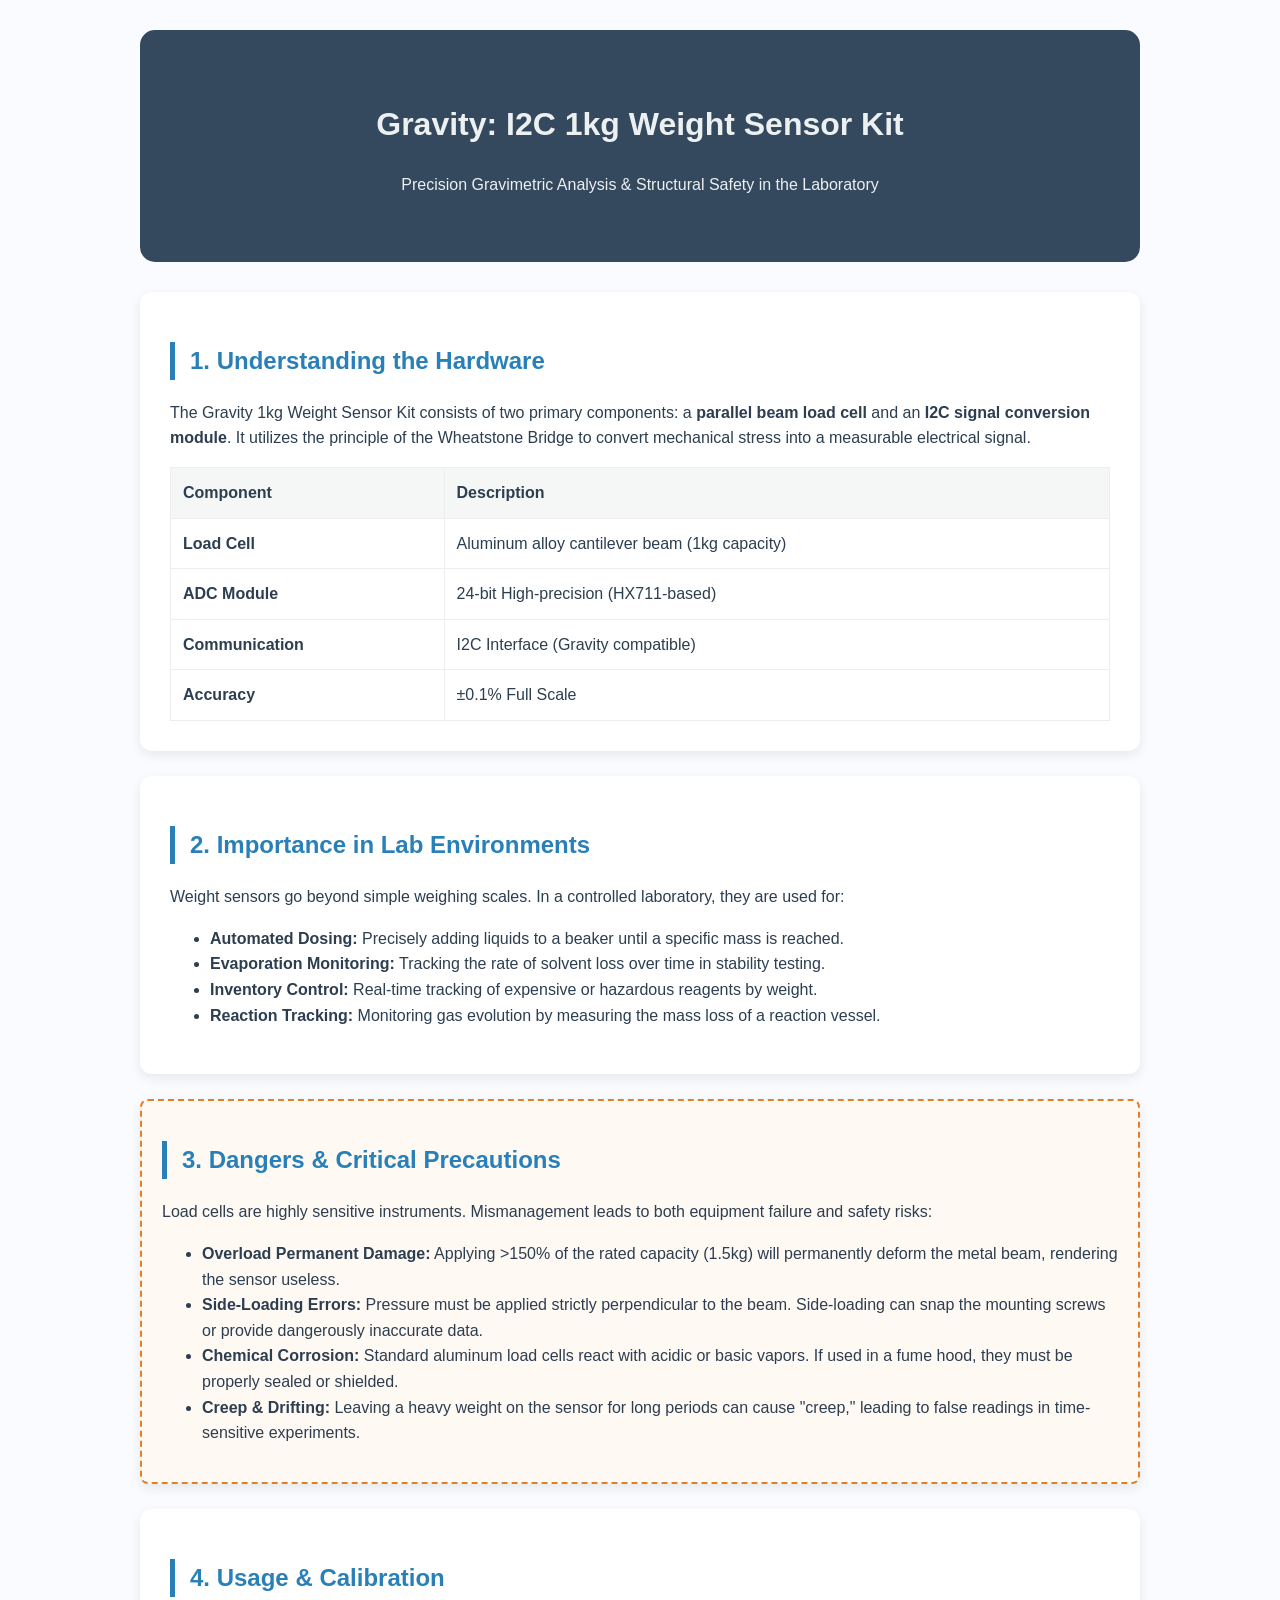
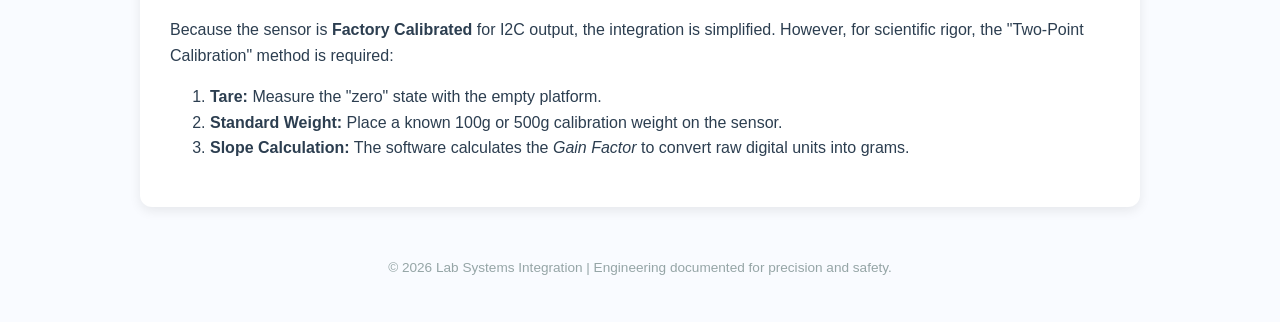
<file: ai-driven-ancillary-lab-assistant/lab_web_dashboard/experiments/gemini_weight.html>
<!DOCTYPE html>
<html lang="en">
<head>
    <meta charset="UTF-8">
    <meta name="viewport" content="width=device-width, initial-scale=1.0">
    <title>Lab Tech: Gravity 1kg Weight Sensing & Safety</title>
    <style>
        body { font-family: 'Helvetica Neue', Helvetica, Arial, sans-serif; line-height: 1.6; color: #2c3e50; max-width: 1000px; margin: auto; padding: 30px; background-color: #f9fbff; }
        header { background: #34495e; color: #ecf0f1; padding: 3rem; text-align: center; border-radius: 15px; margin-bottom: 30px; }
        section { background: white; padding: 30px; margin-top: 25px; border-radius: 12px; box-shadow: 0 4px 12px rgba(0,0,0,0.08); }
        h2 { color: #2980b9; border-left: 5px solid #2980b9; padding-left: 15px; }
        .tech-specs { display: flex; flex-wrap: wrap; gap: 20px; align-items: center; }
        .spec-table { flex: 1; border-collapse: collapse; min-width: 300px; }
        .spec-table th, .spec-table td { border: 1px solid #eee; padding: 12px; text-align: left; }
        .spec-table th { background-color: #f4f7f6; }
        .danger-zone { border: 2px dashed #e67e22; background-color: #fff9f4; padding: 20px; border-radius: 8px; }
        .highlight { color: #c0392b; font-weight: bold; }
        footer { text-align: center; margin-top: 50px; color: #95a5a6; font-size: 0.85rem; }
    </style>
</head>
<body>

<header>
    <h1>Gravity: I2C 1kg Weight Sensor Kit</h1>
    <p>Precision Gravimetric Analysis & Structural Safety in the Laboratory</p>
</header>

<section>
    <h2>1. Understanding the Hardware</h2>
    <p>The Gravity 1kg Weight Sensor Kit consists of two primary components: a <strong>parallel beam load cell</strong> and an <strong>I2C signal conversion module</strong>. It utilizes the principle of the Wheatstone Bridge to convert mechanical stress into a measurable electrical signal.</p>
    
    

    <div class="tech-specs">
        <table class="spec-table">
            <tr>
                <th>Component</th>
                <th>Description</th>
            </tr>
            <tr>
                <td><strong>Load Cell</strong></td>
                <td>Aluminum alloy cantilever beam (1kg capacity)</td>
            </tr>
            <tr>
                <td><strong>ADC Module</strong></td>
                <td>24-bit High-precision (HX711-based)</td>
            </tr>
            <tr>
                <td><strong>Communication</strong></td>
                <td>I2C Interface (Gravity compatible)</td>
            </tr>
            <tr>
                <td><strong>Accuracy</strong></td>
                <td>±0.1% Full Scale</td>
            </tr>
        </table>
    </div>
</section>

<section>
    <h2>2. Importance in Lab Environments</h2>
    <p>Weight sensors go beyond simple weighing scales. In a controlled laboratory, they are used for:</p>
    <ul>
        <li><strong>Automated Dosing:</strong> Precisely adding liquids to a beaker until a specific mass is reached.</li>
        <li><strong>Evaporation Monitoring:</strong> Tracking the rate of solvent loss over time in stability testing.</li>
        <li><strong>Inventory Control:</strong> Real-time tracking of expensive or hazardous reagents by weight.</li>
        <li><strong>Reaction Tracking:</strong> Monitoring gas evolution by measuring the mass loss of a reaction vessel.</li>
    </ul>
</section>

<section class="danger-zone">
    <h2>3. Dangers & Critical Precautions</h2>
    <p>Load cells are highly sensitive instruments. Mismanagement leads to both equipment failure and safety risks:</p>
    <ul>
        <li><strong>Overload Permanent Damage:</strong> Applying >150% of the rated capacity (1.5kg) will permanently deform the metal beam, rendering the sensor useless.</li>
        <li><strong>Side-Loading Errors:</strong> Pressure must be applied strictly perpendicular to the beam. Side-loading can snap the mounting screws or provide dangerously inaccurate data.</li>
        <li><strong>Chemical Corrosion:</strong> Standard aluminum load cells react with acidic or basic vapors. If used in a fume hood, they must be properly sealed or shielded.</li>
        <li><strong>Creep & Drifting:</strong> Leaving a heavy weight on the sensor for long periods can cause "creep," leading to false readings in time-sensitive experiments.</li>
    </ul>
</section>

<section>
    <h2>4. Usage & Calibration</h2>
    <p>Because the sensor is <strong>Factory Calibrated</strong> for I2C output, the integration is simplified. However, for scientific rigor, the "Two-Point Calibration" method is required:</p>
    <ol>
        <li><strong>Tare:</strong> Measure the "zero" state with the empty platform.</li>
        <li><strong>Standard Weight:</strong> Place a known 100g or 500g calibration weight on the sensor.</li>
        <li><strong>Slope Calculation:</strong> The software calculates the <em>Gain Factor</em> to convert raw digital units into grams.</li>
    </ol>
</section>

<footer>
    <p>&copy; 2026 Lab Systems Integration | Engineering documented for precision and safety.</p>
</footer>

</body>
</html>
</file>
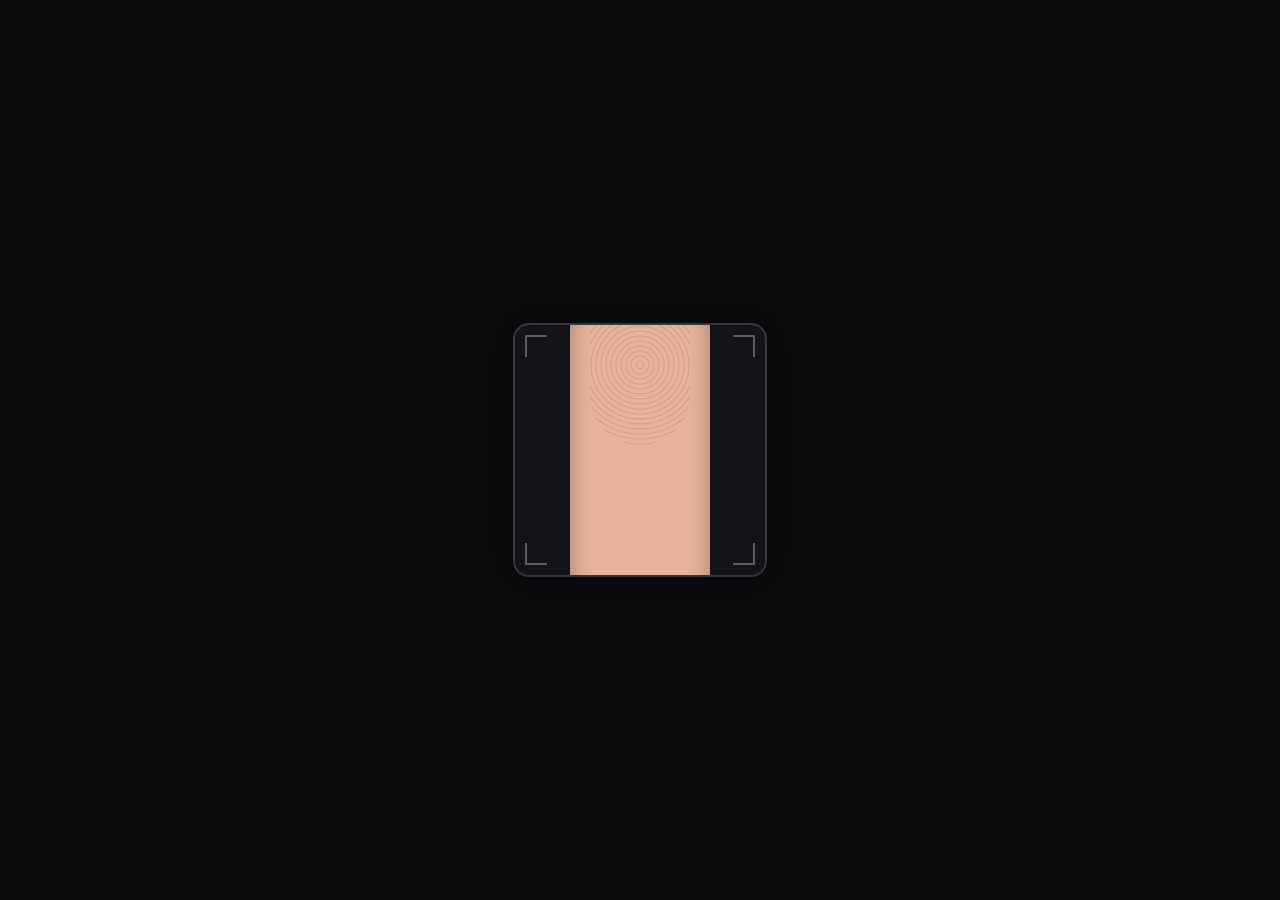
<file: ai-driven-ancillary-lab-assistant/lab_web_dashboard/lessons/gemini_animations/gemini_fingerprint_waiting.html>
<!DOCTYPE html>
<html lang="en">
<head>
    <meta charset="UTF-8">
    <meta name="viewport" content="width=device-width, initial-scale=1.0">
    <title>Simplified Fingerprint Animation (Waiting State)</title>
    <style>
        :root {
            --bg-color: #0A0C0E;
            --sensor-border: rgba(255, 255, 255, 0.15);
            --cyan-glow: #00FFC8;
            --accent-waiting: #FFCC00; /* Amber color for waiting */
        }

        body {
            margin: 0;
            background-color: var(--bg-color);
            display: flex;
            justify-content: center;
            align-items: center;
            height: 100vh;
            overflow: hidden;
            font-family: sans-serif;
        }

        /* --- THE SENSOR WINDOW --- */
        .sensor-container {
            width: 250px;
            height: 250px;
            background-color: #121418;
            border-radius: 16px;
            border: 2px solid var(--sensor-border);
            box-shadow: 0 0 40px rgba(0,0,0,0.6);
            position: relative;
            display: flex;
            justify-content: center;
            align-items: center;
            overflow: hidden;
        }

        /* Corner accents */
        .corner {
            position: absolute;
            width: 20px;
            height: 20px;
            border: 2px solid rgba(255, 255, 255, 0.3);
        }
        .tl { top: 10px; left: 10px; border-right: none; border-bottom: none; }
        .tr { top: 10px; right: 10px; border-left: none; border-bottom: none; }
        .bl { bottom: 10px; left: 10px; border-right: none; border-top: none; }
        .br { bottom: 10px; right: 10px; border-left: none; border-top: none; }

        /* --- THE FINGER ANIMATION --- */
        .finger {
            position: absolute;
            width: 140px;
            height: 380px;
            background: #E8B499; /* Skin tone */
            border-radius: 70px 70px 20px 20px;
            box-shadow: inset 0 0 25px rgba(0,0,0,0.3);
            
            /* The movement timeline (enters, hovers, presses, holds, lifts, exits) */
            animation: fingerFlow 8s ease-in-out infinite;
            z-index: 10;
        }

        /* Simplified fingerprint ridge texture */
        .finger-print {
            position: absolute;
            top: 25px;
            left: 20px;
            width: 100px;
            height: 160px;
            background: repeating-radial-gradient(
                circle at 50% 50%,
                #E8B499,
                #E8B499 3px,
                #C08F75 4px,
                #E8B499 5px
            );
            border-radius: 50px;
            opacity: 0.6;
        }

        /* --- SCANNING VISUALS --- */
        .scan-rings-group {
            width: 160px;
            height: 160px;
            position: relative;
            opacity: 0; /* Hidden by default, synced to finger press */
            z-index: 5;
        }

        .ring {
            position: absolute;
            border-radius: 50%;
            border: 2px solid var(--cyan-glow);
            top: 50%; left: 50%;
            transform: translate(-50%, -50%);
            box-shadow: 0 0 15px var(--cyan-glow);
        }

        .ring-1 { width: 15px; height: 15px; border-width: 5px; }
        .ring-2 { width: 50px; height: 50px; }
        .ring-3 { width: 90px; height: 90px; }
        /* Rotating Outer Dashed Ring */
        .ring-4 {
            width: 130px; height: 130px; border-style: dashed;
            animation: outerRingRotate 5s linear infinite;
        }

        /* --- WAITING INDICATOR (Ellipsis) --- */
        .waiting-mark {
            position: absolute;
            bottom: 15px;
            left: 15px;
            display: flex;
            gap: 4px;
            opacity: 0; /* Hidden until scan ends */
            z-index: 15;
            animation: waitingSignal 8s ease-in-out infinite;
        }

        .dot {
            width: 8px;
            height: 8px;
            background-color: var(--accent-waiting);
            border-radius: 50%;
            box-shadow: 0 0 10px var(--accent-waiting);
            animation: dotPulse 1.5s ease-in-out infinite;
        }

        /* Stagger the dot animations */
        .dot-1 { animation-delay: 0s; }
        .dot-2 { animation-delay: 0.3s; }
        .dot-3 { animation-delay: 0.6s; }

        /* --- THE ANIMATION CYCLE DEFINITIONS --- */

        /* 1. Finger moves in/out of frame */
        @keyframes fingerFlow {
            0%   { left: 300px; top: -50px; transform: rotate(15deg); }   /* Exit hidden */
            10%  { left: 55px;  top: -50px; transform: rotate(15deg); }   /* Enter */
            20%  { left: 55px;  top: -50px; transform: rotate(0deg);  }   /* Align */
            25%  { left: 55px;  top: 50px;  transform: rotate(0deg);  }   /* Press Down (Contact) */
            60%  { left: 55px;  top: 50px;  transform: rotate(0deg);  }   /* Hold Press */
            70%  { left: 55px;  top: -50px; transform: rotate(0deg);  }   /* Lift Up */
            80%  { left: 300px; top: -50px; transform: rotate(15deg); }   /* Exit */
            100% { left: 300px; top: -50px; transform: rotate(15deg); }   /* Loop pause */
        }

        /* 2. Scanning rings activate during finger press */
        .trigger-area .scan-rings-group {
            animation: scanActivate 8s ease-in-out infinite;
        }

        @keyframes scanActivate {
            0%, 24% { opacity: 0; transform: scale(0.6); }   /* Hidden */
            25%      { opacity: 1; transform: scale(1); }       /* Contact: Appear */
            59%      { opacity: 1; transform: scale(1.05); }    /* Hold: Slight Pulse */
            60%      { opacity: 0; transform: scale(0.9); }     /* Lift: Disappear */
            100%     { opacity: 0; }
        }

        /* 3. Waiting indicator appears AFTER the scan ends */
        .trigger-area .waiting-mark {
            animation: waitingSignal 8s ease-in-out infinite;
        }

        @keyframes waitingSignal {
            0%, 61% { opacity: 0; transform: translateY(10px); }   /* Hidden during scan */
            65%      { opacity: 1; transform: translateY(0); }       /* Appear after lift */
            79%      { opacity: 1; }
            80%, 100% { opacity: 0; transform: translateY(-10px); } /* Fade for exit */
        }

        /* 4. Ellipsis Dot Pulsing (Standard Loading) */
        @keyframes dotPulse {
            0%, 100% { transform: scale(1); opacity: 0.7; }
            50%      { transform: scale(1.3); opacity: 1; }
        }

        /* 5. Rotating Outer Ring */
        @keyframes outerRingRotate {
            from { transform: translate(-50%, -50%) rotate(0deg); }
            to   { transform: translate(-50%, -50%) rotate(360deg); }
        }

    </style>
</head>
<body>

    <div class="sensor-container trigger-area">
        <div class="corner tl"></div>
        <div class="corner tr"></div>
        <div class="corner bl"></div>
        <div class="corner br"></div>
        
        <div class="scan-rings-group">
            <div class="ring ring-1"></div>
            <div class="ring ring-2"></div>
            <div class="ring ring-3"></div>
            <div class="ring ring-4"></div>
        </div>

        <div class="waiting-mark">
            <div class="dot dot-1"></div>
            <div class="dot dot-2"></div>
            <div class="dot dot-3"></div>
        </div>

        <div class="finger">
            <div class="finger-print"></div>
        </div>
    </div>

</body>
</html>
</file>
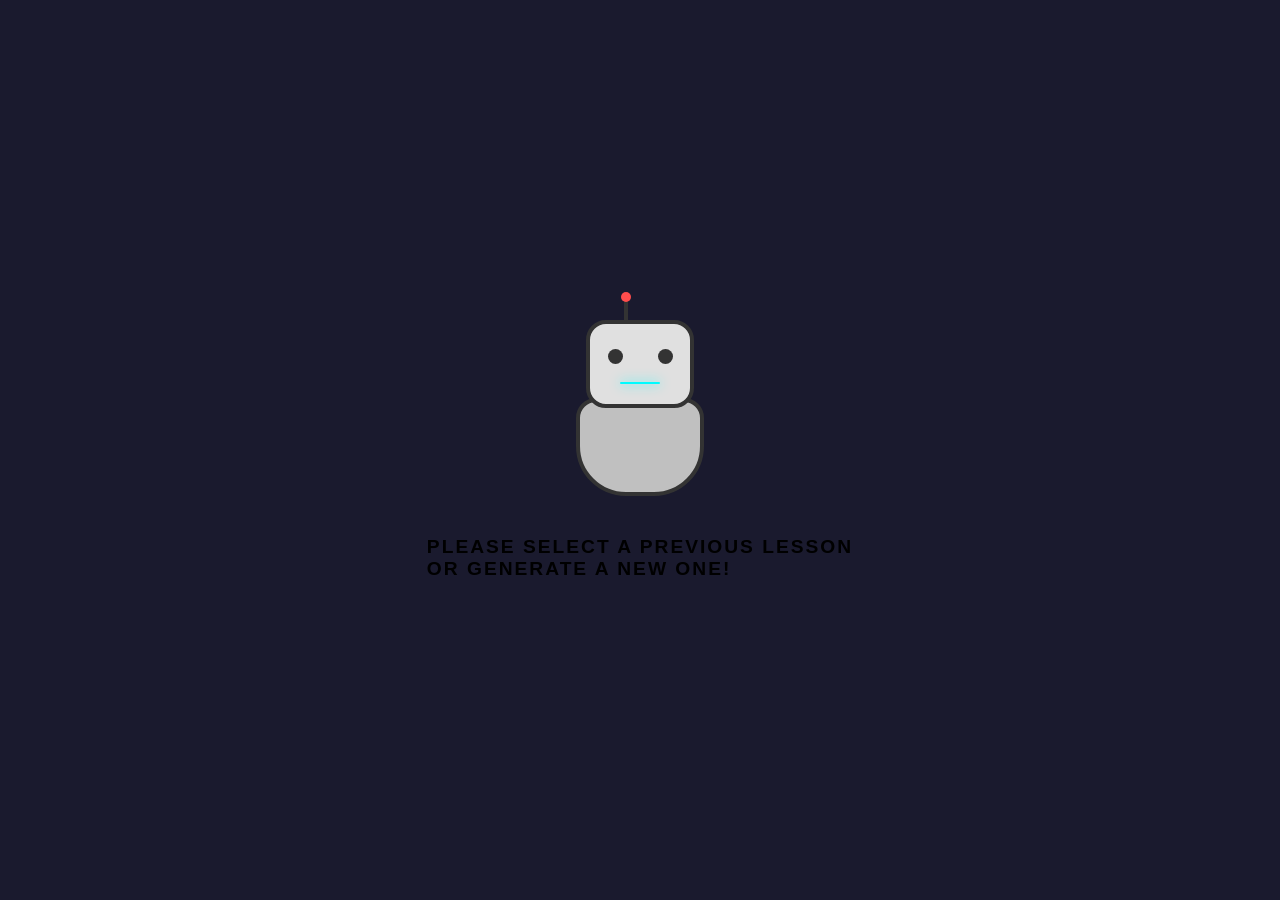
<file: ai-driven-ancillary-lab-assistant/lab_web_dashboard/lessons/gemini_animations/gemini_lesson_show_idle.html>
<!DOCTYPE html>
<html lang="en">
<head>
    <meta charset="UTF-8">
    <meta name="viewport" content="width=device-width, initial-scale=1.0">
    <style>
        body {
            background-color: #1a1a2e;
            display: flex;
            justify-content: center;
            align-items: center;
            height: 100vh;
            margin: 0;
            flex-direction: column;
            font-family: 'Segoe UI', Tahoma, Geneva, Verdana, sans-serif;
        }

        /* Robot Container */
        .robot {
            position: relative;
            display: flex;
            flex-direction: column;
            align-items: center;
            animation: hover 3s ease-in-out infinite;
        }

        /* Head */
        .head {
            width: 100px;
            height: 80px;
            background: #e0e0e0;
            border-radius: 20px;
            position: relative;
            border: 4px solid #333;
            z-index: 2;
        }

        .eyes {
            display: flex;
            justify-content: space-around;
            padding-top: 25px;
        }

        .eye {
            width: 15px;
            height: 15px;
            background: #333;
            border-radius: 50%;
            position: relative;
            overflow: hidden;
        }

        /* Scanning Beam */
        .beam {
            width: 40px;
            height: 2px;
            background: #00fbff;
            position: absolute;
            bottom: 20px;
            left: 30px;
            border-radius: 10px;
            box-shadow: 0 0 12px #00fbff;
            animation: scan 2s ease-in-out infinite;
        }

        /* Antenna */
        .antenna {
            width: 4px;
            height: 20px;
            background: #333;
            position: absolute;
            top: -20px;
            left: 48px;
        }

        .antenna::before {
            content: '';
            position: absolute;
            width: 10px;
            height: 10px;
            background: #ff4d4d;
            border-radius: 50%;
            top: -8px;
            left: -3px;
            animation: pulse 1s infinite;
        }

        /* Body */
        .body {
            width: 120px;
            height: 90px;
            background: #c0c0c0;
            border-radius: 20px 20px 50px 50px;
            border: 4px solid #333;
            margin-top: -10px;
            z-index: 1;
        }

        /* Status Text */
        .status-text {
            margin-top: 40px;
            font-size: 1.2rem;
            font-weight: bold;
            letter-spacing: 2px;
            text-transform: uppercase;
            animation: colorChange 4s linear infinite;
        }

        /* Animations */
        @keyframes hover {
            0%, 100% { transform: translateY(0); }
            50% { transform: translateY(-15px); }
        }

        @keyframes scan {
            0%, 100% { transform: translateX(-15px); opacity: 0.2; }
            50% { transform: translateX(15px); opacity: 1; }
        }

        @keyframes pulse {
            0% { box-shadow: 0 0 0 0 rgba(255, 77, 77, 0.7); }
            70% { box-shadow: 0 0 0 10px rgba(255, 77, 77, 0); }
            100% { box-shadow: 0 0 0 0 rgba(255, 77, 77, 0); }
        }

        @keyframes colorChange {
            0% { color: #00fbff; text-shadow: 0 0 10px #00fbff; }
            33% { color: #bd00ff; text-shadow: 0 0 10px #bd00ff; }
            66% { color: #ffffff; text-shadow: 0 0 10px #ffffff; }
            100% { color: #00fbff; text-shadow: 0 0 10px #00fbff; }
        }
    </style>
</head>
<body>

    <div class="robot">
        <div class="antenna"></div>
        <div class="head">
            <div class="eyes">
                <div class="eye"></div>
                <div class="eye"></div>
            </div>
            <div class="beam"></div>
        </div>
        <div class="body"></div>
    </div>

    <div class="status-text">Please select a previous lesson <br>or generate a new one!</div>

</body>
</html>
</file>
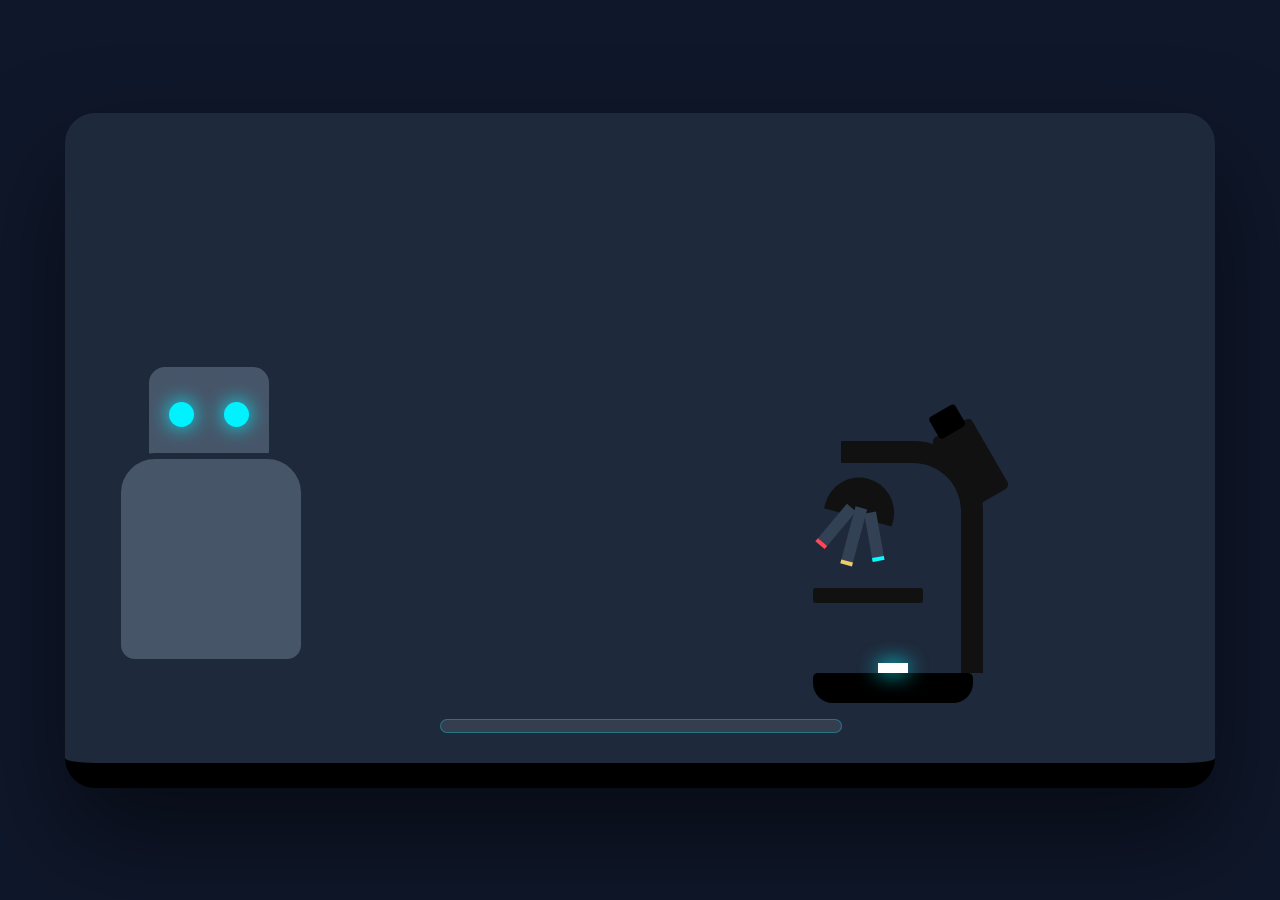
<file: ai-driven-ancillary-lab-assistant/lab_web_dashboard/lessons/gemini_animations/gemini_lesson_waiting_generation.html>
<!DOCTYPE html>
<html lang="en">
<head>
    <meta charset="UTF-8">
    <title>Mega-Bot Genetics Lab: Final Edition</title>
    <style>
:root {
    --bg: #0f172a;
    --accent: #00f2ff;
    --robot-body: #475569;
    --microbe-color: #4ade80;
    --dna-a: #ff4757;
    --dna-c: #54a0ff;
    --bar-bg: rgba(255, 255, 255, 0.1);
}

body {
    background: var(--bg);
    margin: 0;
    padding: 0;
    font-family: 'Courier New', monospace;
    overflow: hidden;
    width: 100vw;
    height: 100vh;
    display: flex;
    align-items: center;
    justify-content: center;
}

.lab-bench {
    position: relative;
    width: 1150px;
    height: 650px;
    background: #1e293b;
    border-radius: 30px;
    border-bottom: 25px solid #000;
    box-shadow: 0 50px 100px rgba(0,0,0,0.5);
    
    /* THE FIX: Force the bench to scale down to fit small widths */
    transform-origin: center center;
    flex-shrink: 0;
}

/* This handles the math to make 1150px fit into a 400px (or smaller) container */
@media (max-width: 1150px) {
    .lab-bench {
        transform: scale(calc(100vw / 1155));
    }
}

/* --- DUAL DISPLAY SCREENS --- */
.display-unit {
    position: absolute;
    background: #000;
    border: 8px solid #334155;
    box-shadow: 0 0 30px rgba(0,0,0,1);
    overflow: hidden;
    z-index: 5;
    opacity: 0;
    animation: screensPower 8s infinite ease-in-out;
}

.view-microbes { top: 40px; left: 40px; width: 220px; height: 220px; border-radius: 50%; }
.view-dna { top: 40px; left: 300px; width: 300px; height: 220px; border-radius: 15px; display: flex; justify-content: center; align-items: center; perspective: 600px;}

/* --- THE MICROSCOPE --- */
.microscope-wrap {
    position: absolute;
    bottom: 60px;
    left: 65%;
    width: 180px;
    height: 280px;
}
.m-base { position: absolute; bottom: 0; width: 160px; height: 30px; background: #000; border-radius: 5px 5px 20px 20px; }
.m-light { position: absolute; bottom: 30px; left: 65px; width: 30px; height: 10px; background: #fff; box-shadow: 0 0 20px var(--accent); }
.m-arm { position: absolute; bottom: 30px; right: 10px; width: 120px; height: 210px; border-right: 22px solid #111; border-top: 22px solid #111; border-radius: 0 70px 0 0; }
.m-stage { position: absolute; bottom: 100px; left: 0; width: 110px; height: 15px; background: #111; border-radius: 3px; z-index: 5; }
.m-turret { position: absolute; top: 55px; left: 15px; width: 70px; height: 40px; background: #111; border-radius: 40px 40px 0 0; transform: rotate(15deg); }
.m-obj { position: absolute; width: 12px; height: 45px; background: #334155; border-bottom: 4px solid var(--accent); top: 30px; }
.obj-1 { left: 10px; transform: rotate(25deg); border-bottom-color: #ff4757; }
.obj-2 { left: 30px; transform: rotate(0deg); height: 55px; border-bottom-color: #eccc68; }
.obj-3 { left: 50px; transform: rotate(-25deg); border-bottom-color: cyan; }
.m-tube { position: absolute; top: 0; right: 0; width: 45px; height: 80px; background: #111; transform: rotate(-30deg); border-radius: 5px; }
.m-eyepiece { position: absolute; top: -20px; left: 8px; width: 30px; height: 25px; background: #000; border-radius: 4px; }

/* --- THE ROBOT --- */
.robot {
    position: absolute;
    bottom: 60px;
    left: 50px;
    width: 200px;
    height: 250px;
    animation: moveRobot 8s infinite ease-in-out;
    z-index: 10;
}
.r-body { width: 180px; height: 200px; background: var(--robot-body); border: 6px solid #1e293b; border-radius: 40px 40px 20px 20px; position: relative; }
.r-head {
    position: absolute;
    top: -90px;
    left: 30px;
    width: 120px;
    height: 100px;
    background: var(--robot-body);
    border: 4px solid #1e293b;
    border-radius: 20px;
    transform-origin: bottom center;
    animation: headBow 8s infinite ease-in-out;
}
.r-eye {
    position: absolute; top: 35px; left: 20px; width: 25px; height: 25px; background: var(--accent); border-radius: 50%; box-shadow: 0 0 20px var(--accent);
    animation: blink 4s infinite;
}
.r-eye.right { left: 75px; }

/* --- DYNAMIC LOADING BAR --- */
.loading-container {
    position: absolute;
    bottom: 30px;
    left: 50%;
    transform: translateX(-50%);
    width: 400px;
    text-align: center;
}

.loading-label {
    color: var(--accent);
    font-size: 12px;
    margin-bottom: 8px;
    letter-spacing: 2px;
    opacity: 0;
    animation: labelFade 8s infinite ease-in-out;
}

.bar-track {
    width: 100%;
    height: 12px;
    background: var(--bar-bg);
    border-radius: 10px;
    border: 1px solid rgba(0, 242, 255, 0.3);
    overflow: hidden;
}

.bar-fill {
    height: 100%;
    width: 0%;
    background: linear-gradient(90deg, #008080, var(--accent));
    box-shadow: 0 0 10px var(--accent);
    animation: fillBar 8s infinite ease-in-out;
}

/* --- DNA & MICROBE ANIMATIONS --- */
.microbe-box { width: 100%; height: 100%; position: relative; background: radial-gradient(circle, #064e3b 0%, #000 100%); }
.microbe { position: absolute; background: var(--microbe-color); border-radius: 50%; filter: blur(1px); animation: swim 4s infinite linear; }

.helix-container { position: relative; width: 100px; height: 160px; transform-style: preserve-3d; }
.rung { position: absolute; width: 80px; height: 4px; background: rgba(255,255,255,0.1); left: 10px; transform-style: preserve-3d; animation: rotateHelix 3s infinite linear; }
.rung::before, .rung::after { content: ''; position: absolute; width: 10px; height: 10px; border-radius: 50%; top: -3px; }
.rung::before { left: -5px; background: var(--dna-a); }
.rung::after { right: -5px; background: var(--dna-c); }

.rung:nth-child(1) { top: 10px; animation-delay: -0.2s; }
.rung:nth-child(2) { top: 30px; animation-delay: -0.4s; }
.rung:nth-child(3) { top: 50px; animation-delay: -0.6s; }
.rung:nth-child(4) { top: 70px; animation-delay: -0.8s; }
.rung:nth-child(5) { top: 90px; animation-delay: -1.0s; }
.rung:nth-child(6) { top: 110px; animation-delay: -1.2s; }
.rung:nth-child(7) { top: 130px; animation-delay: -1.4s; }
.rung:nth-child(8) { top: 150px; animation-delay: -1.6s; }

/* --- KEYFRAMES --- */
@keyframes fillBar {
    0%, 45% { width: 0%; }
    50% { width: 0%; }
    75% { width: 100%; }
    80%, 100% { width: 100%; opacity: 0; }
}
@keyframes labelFade {
    0%, 45% { opacity: 0; }
    50%, 75% { opacity: 1; }
    80%, 100% { opacity: 0; }
}
@keyframes moveRobot { 0%, 10% { transform: translateX(0); } 40%, 75% { transform: translateX(480px); } 100% { transform: translateX(0); } }
@keyframes headBow { 0%, 35%, 80%, 100% { transform: rotate(0deg); } 45%, 70% { transform: rotate(35deg) translate(20px, 15px); } }
@keyframes screensPower { 0%, 45% { opacity: 0; } 50%, 75% { opacity: 1; } 80%, 100% { opacity: 0; } }
@keyframes swim { 0% { transform: translate(0,0); } 33% { transform: translate(30px, -20px); } 66% { transform: translate(-20px, 40px); } 100% { transform: translate(0,0); } }
@keyframes rotateHelix { from { transform: rotateY(0deg); } to { transform: rotateY(360deg); } }
@keyframes blink { 0%, 90%, 100% { transform: scaleY(1); } 95% { transform: scaleY(0.1); } }
    </style>
</head>
<body>

<div class="lab-bench">
    <div class="display-unit view-microbes">
        <div class="microbe-box">
            <div class="microbe" style="width:20px; height:30px; top:30%; left:30%;"></div>
            <div class="microbe" style="width:15px; height:15px; top:60%; left:50%; animation-delay:1s;"></div>
            <div class="microbe" style="width:25px; height:20px; top:40%; left:70%; animation-delay:2s;"></div>
        </div>
    </div>

    <div class="display-unit view-dna">
        <div class="helix-container">
            <div class="rung"></div><div class="rung"></div><div class="rung"></div>
            <div class="rung"></div><div class="rung"></div><div class="rung"></div>
            <div class="rung"></div><div class="rung"></div>
        </div>
    </div>

    <div class="microscope-wrap">
        <div class="m-base"></div><div class="m-light"></div><div class="m-arm"></div><div class="m-stage"></div>
        <div class="m-turret">
            <div class="m-obj obj-1"></div><div class="m-obj obj-2"></div><div class="m-obj obj-3"></div>
        </div>
        <div class="m-tube"><div class="m-eyepiece"></div></div>
    </div>

    <div class="robot">
        <div class="r-head"><div class="r-eye"></div><div class="r-eye right"></div></div>
        <div class="r-body"></div>
    </div>

    <div class="loading-container">
        <div class="loading-label">Gemini Lesson Generation in Progress...</div>
        <div class="bar-track">
            <div class="bar-fill"></div>
        </div>
    </div>
</div>

</body>
</html>
</file>
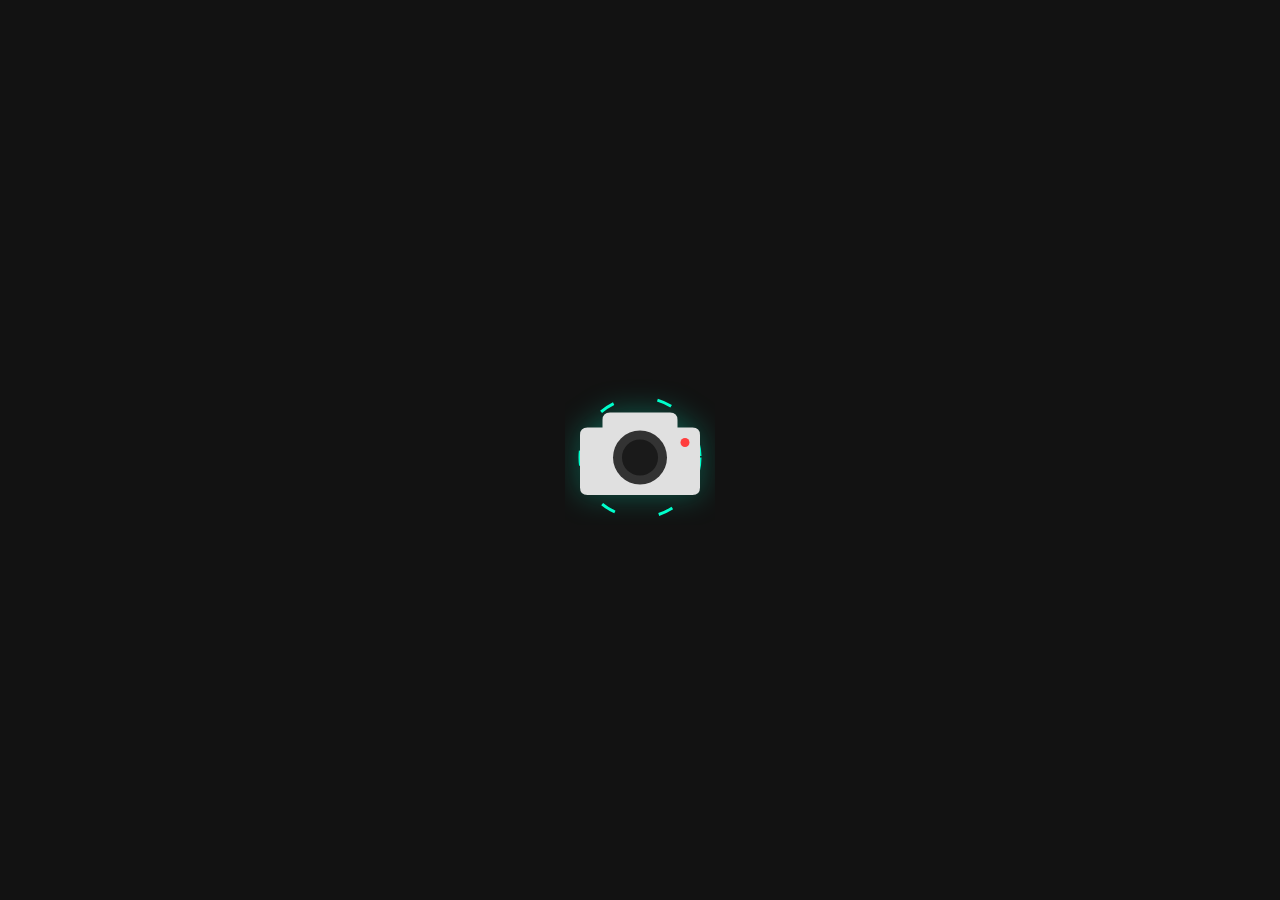
<file: ai-driven-ancillary-lab-assistant/lab_web_dashboard/lessons/gemini_animations/gemini_obj_detection_waiting.html>
<!DOCTYPE html>
<html lang="en">
<head>
    <meta charset="UTF-8">
    <meta name="viewport" content="width=device-width, initial-scale=1.0">
    <title>Animated Camera Icon</title>
    <style>
        body {
            background-color: #121212;
            display: flex;
            justify-content: center;
            align-items: center;
            height: 100vh;
            margin: 0;
        }

        .camera-wrapper {
            position: relative;
            width: 150px;
            height: 150px;
        }

        /* The Camera Body */
        .camera-icon {
            fill: #e0e0e0;
            filter: drop-shadow(0 0 10px rgba(0, 255, 204, 0.3));
        }

        /* Lens Shutter Animation */
        .lens-inner {
            fill: #1a1a1a;
            transform-origin: center;
            animation: breathe 3s ease-in-out infinite;
        }

        /* Pulsing Recording Dot */
        .rec-dot {
            fill: #ff3e3e;
            animation: blink 1s step-end infinite;
        }

        /* Scanning Ring */
        .scan-ring {
            fill: none;
            stroke: #00ffcc;
            stroke-width: 2;
            stroke-dasharray: 10, 30;
            transform-origin: center;
            animation: rotate 4s linear infinite;
        }

        @keyframes breathe {
            0%, 100% { transform: scale(1); }
            50% { transform: scale(1.1); }
        }

        @keyframes blink {
            0%, 100% { opacity: 1; }
            50% { opacity: 0; }
        }

        @keyframes rotate {
            from { transform: rotate(0deg); }
            to { transform: rotate(360deg); }
        }
    </style>
</head>
<body>

<div class="camera-wrapper">
    <svg viewBox="0 0 100 100" xmlns="http://www.w3.org/2000/svg">
        <circle class="scan-ring" cx="50" cy="55" r="40" />
        
        <path class="camera-icon" d="M85,35 H75 V30 Q75,25 70,25 H30 Q25,25 25,30 V35 H15 Q10,35 10,40 V75 Q10,80 15,80 H85 Q90,80 90,75 V40 Q90,35 85,35 Z" />
        
        <circle fill="#333" cx="50" cy="55" r="18" />
        
        <circle class="lens-inner" cx="50" cy="55" r="12" />
        
        <circle class="rec-dot" cx="80" cy="45" r="3" />
    </svg>
</div>

</body>
</html>
</file>
